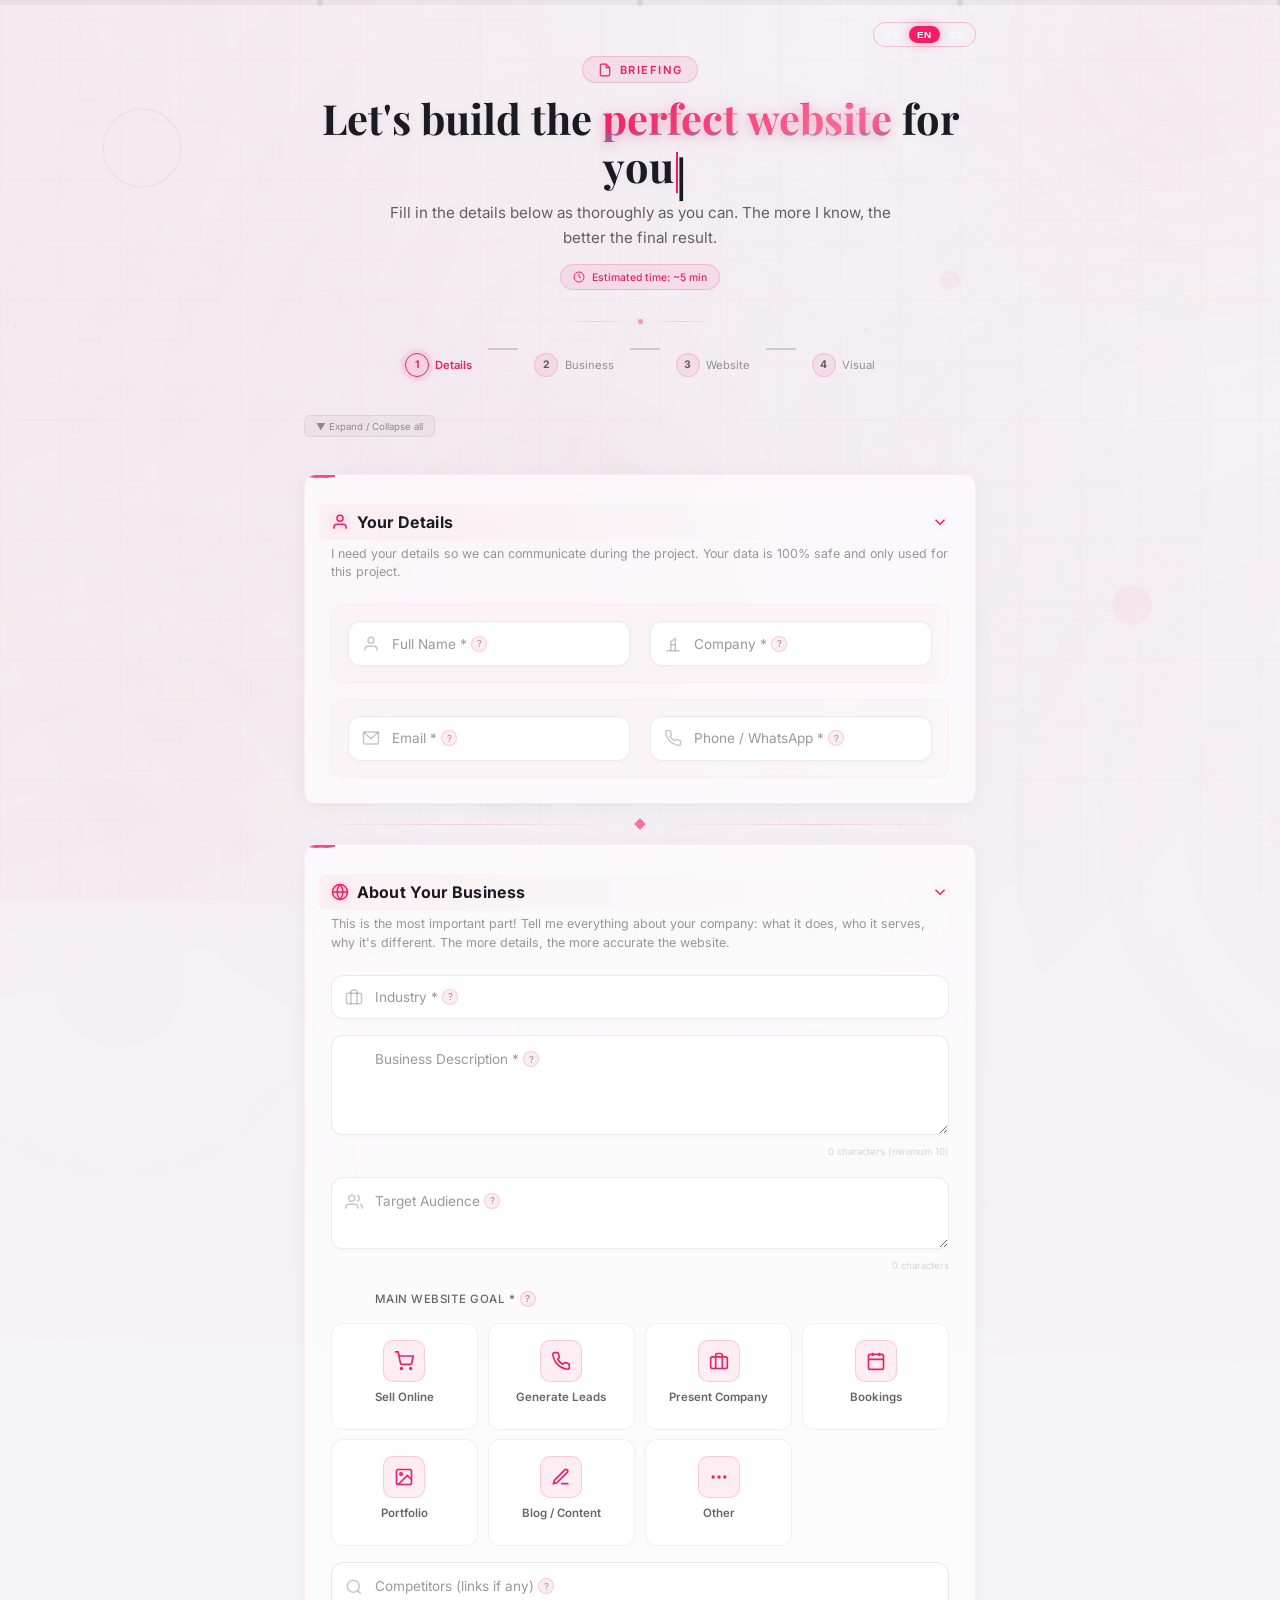
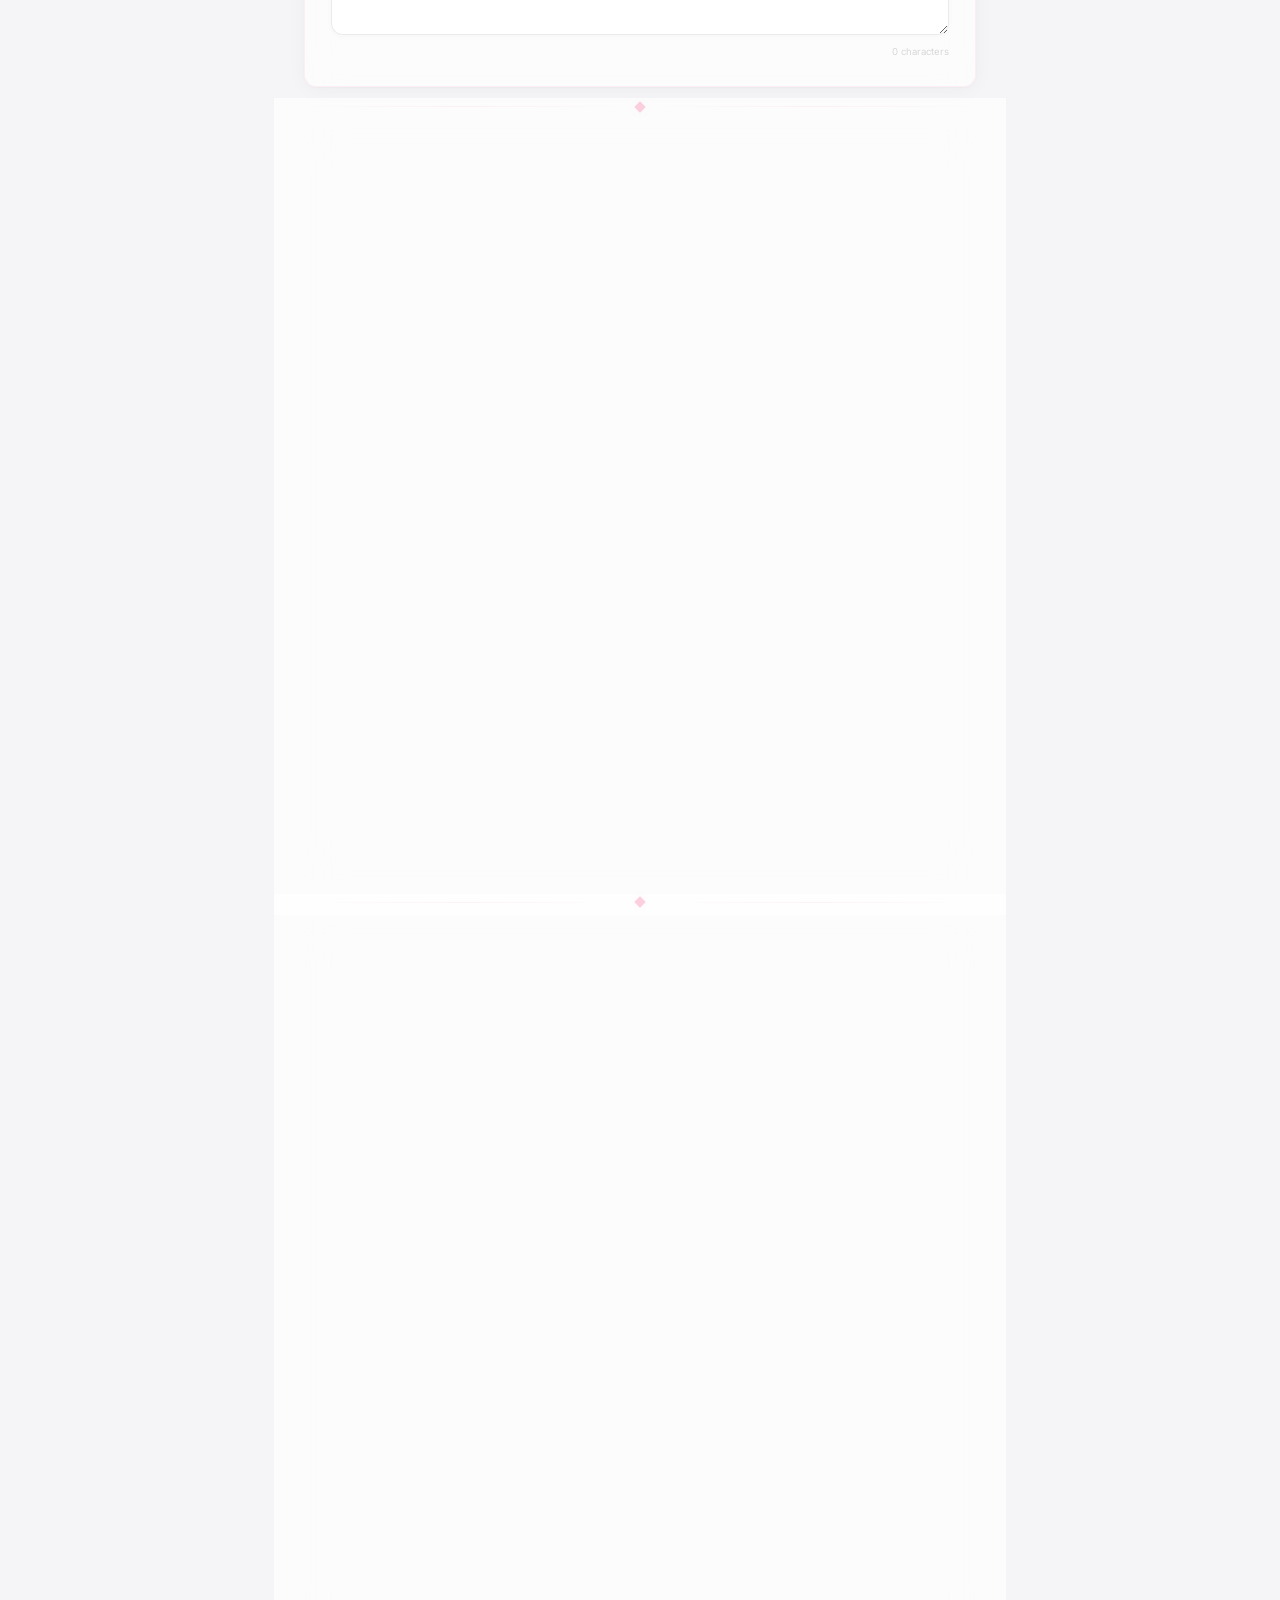
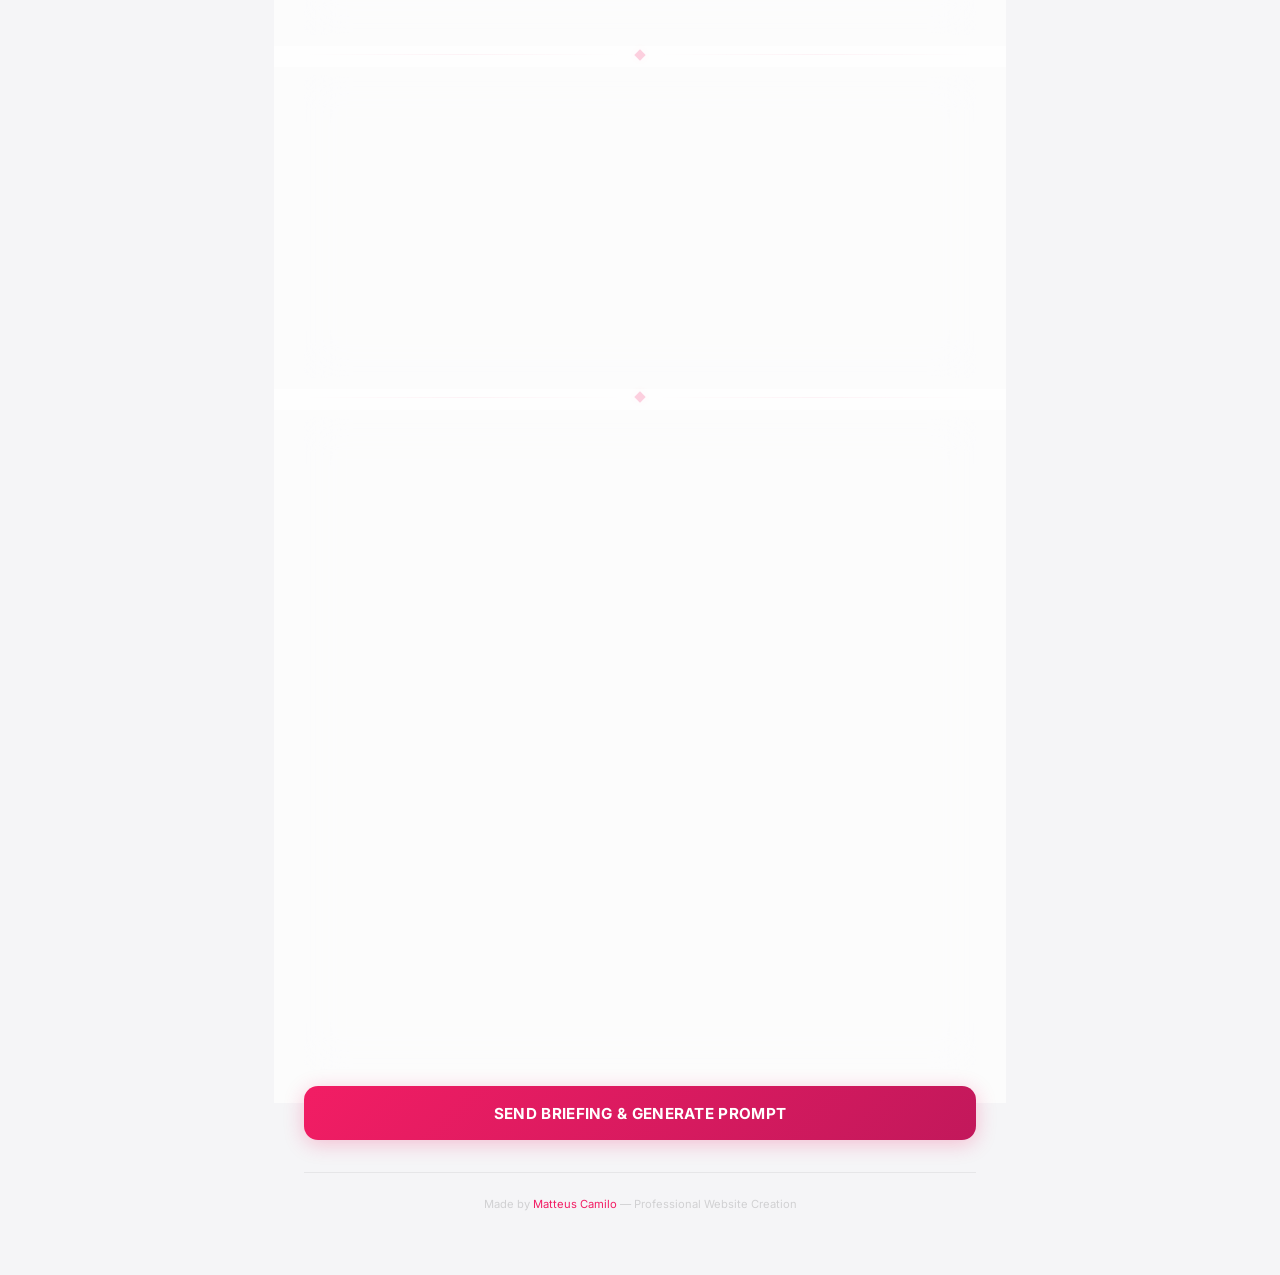
<file: briefing.html>
﻿<!DOCTYPE html>
<html lang="pt-BR">
<head>
    <meta charset="UTF-8">
    <meta name="viewport" content="width=device-width, initial-scale=1.0">
    <title>Briefing - Matteus Camilo | Criacao de Sites</title>
    <meta name="description" content="Formulario de briefing para criacao de sites profissionais. Preencha as informacoes e comece seu projeto.">
    <meta property="og:title" content="Briefing - Matteus Camilo | Criacao de Sites">
    <meta property="og:description" content="Formulario de briefing para criacao de sites profissionais. Preencha e comece seu projeto.">
    <meta property="og:type" content="website">
    <meta property="og:url" content="https://matteuscamilo.com.br/briefing.html">
    <meta property="og:image" content="https://matteuscamilo.com.br/Topo-fundo-OFC.png">
    <meta name="twitter:card" content="summary_large_image">
    <meta name="twitter:title" content="Briefing - Matteus Camilo | Criacao de Sites">
    <meta name="twitter:description" content="Formulario de briefing para criacao de sites profissionais.">
    <meta name="twitter:image" content="https://matteuscamilo.com.br/Topo-fundo-OFC.png">
    <script type="application/ld+json">
    {
        "@context":"https://schema.org",
        "@type":"WebPage",
        "name":"Briefing - Criacao de Sites Profissionais",
        "description":"Formulario de briefing para criacao de sites profissionais.",
        "publisher":{"@type":"Organization","name":"Matteus Camilo","logo":{"@type":"ImageObject","url":"https://matteuscamilo.com.br/Topo-fundo-OFC.png"}},
        "mainEntity":{"@type":"FAQPage","mainEntity":[{"@type":"Question","name":"Como funciona o briefing?","acceptedAnswer":{"@type":"Answer","text":"Preencha o formulario com as informacoes do seu negocio. Apos o envio, voce recebera um prompt personalizado para criar seu site."}},{"@type":"Question","name":"Quanto tempo demora?","acceptedAnswer":{"@type":"Answer","text":"O preenchimento leva entre 5 e 10 minutos. O prazo de entrega do site varia de 3 a 30 dias dependendo da complexidade."}}]}
    }
    </script>
    <script src="translations.js"></script>
    <script src="i18n.js"></script>
    <link rel="preconnect" href="https://fonts.googleapis.com">
    <link rel="preconnect" href="https://fonts.gstatic.com" crossorigin>
    <link href="https://fonts.googleapis.com/css2?family=Inter:wght@300;400;500;600;700&family=Playfair+Display:ital,wght@0,400;0,700;1,400&family=Share+Tech+Mono&display=swap" rel="stylesheet">
    <style>
        *,*::before,*::after{margin:0;padding:0;box-sizing:border-box}
        :root{
            --bg:#f5f5f7;--surface:rgba(0,0,0,.02);--surface-2:rgba(0,0,0,.04);
            --white:#1a1a25;--g1:rgba(0,0,0,.6);--g2:rgba(0,0,0,.4);--g3:rgba(0,0,0,.15);
            --accent:#f21d64;--accent-soft:rgba(242,29,100,.08);--accent-border:rgba(242,29,100,.18);
            --accent-glow:rgba(242,29,100,.1);--accent-hover:rgba(242,29,100,.12);
            --green:#00e5a0;--blue:#4a9eff;--red:#ff4757;
            --ease:cubic-bezier(.22,1,.36,1);
            --pink2:#ff6b9d;--dark-pink:#c2185b;
        }
        html{scroll-behavior:smooth}
        body{font-family:'Inter',sans-serif;background:var(--bg);color:var(--white);min-height:100vh;overflow-x:hidden}

        /* â”€â”€ MESH GRADIENT BG â”€â”€ */
        .briefing-mesh{position:fixed;inset:-50%;width:200%;height:200%;z-index:0;pointer-events:none;background:radial-gradient(circle at 20% 30%,rgba(242,29,100,.06) 0%,transparent 40%),radial-gradient(circle at 80% 70%,rgba(255,107,157,.045) 0%,transparent 40%),radial-gradient(circle at 50% 50%,rgba(194,24,91,.03) 0%,transparent 45%),radial-gradient(circle at 30% 80%,rgba(242,29,100,.025) 0%,transparent 35%);animation:meshFloat 30s ease-in-out infinite alternate}
        @keyframes meshFloat{0%{transform:translate(0,0) rotate(0deg)}33%{transform:translate(2%,-3%) rotate(1deg)}66%{transform:translate(-1%,2%) rotate(-1deg)}100%{transform:translate(3%,-1%) rotate(2deg)}}

        /* â”€â”€ FLOATING SHAPES â”€â”€ */
        .briefing-shapes{position:fixed;inset:0;z-index:0;pointer-events:none;overflow:hidden}
        .briefing-shape{position:absolute;border-radius:50%;opacity:.05}
        .briefing-shape-1{width:80px;height:80px;border:2px solid var(--accent);top:12%;left:8%;animation:shapeFloat 12s ease-in-out infinite}
        .briefing-shape-2{width:40px;height:40px;background:var(--accent);top:65%;right:10%;animation:shapeFloat 16s ease-in-out infinite reverse;opacity:.04}
        .briefing-shape-3{width:20px;height:20px;background:var(--pink2);top:30%;right:25%;animation:shapeFloat 10s ease-in-out infinite 2s;opacity:.06}
        .briefing-shape-4{width:60px;height:60px;border:1.5px solid var(--pink2);bottom:20%;left:15%;animation:shapeFloat 14s ease-in-out infinite 1s;opacity:.04}
        @keyframes shapeFloat{0%,100%{transform:translateY(0) rotate(0deg)}25%{transform:translateY(-15px) rotate(5deg)}50%{transform:translateY(10px) rotate(-3deg)}75%{transform:translateY(-8px) rotate(2deg)}}

        /* â”€â”€ BG LAYERS â”€â”€ */
        .briefing-bg{position:fixed;inset:0;z-index:0;pointer-events:none;overflow:hidden}
        .briefing-grid{position:absolute;inset:0;background-image:linear-gradient(rgba(242,29,100,.04) 1px,transparent 1px),linear-gradient(90deg,rgba(242,29,100,.04) 1px,transparent 1px);background-size:60px 60px;opacity:.3}
        .briefing-checker{position:absolute;inset:0;background-image:radial-gradient(circle,rgba(242,29,100,.018) 1px,transparent 1px);background-size:20px 20px;opacity:.6}
        .briefing-grid::after{content:'';position:absolute;inset:0}
        .briefing-vignette{position:absolute;inset:0;background:radial-gradient(ellipse at center,transparent 30%,var(--bg) 100%);pointer-events:none;opacity:0}
        .briefing-bg-orb{position:absolute;border-radius:50%;filter:blur(120px);opacity:.08;transition:opacity .5s}
        .briefing-bg-orb-1{width:500px;height:500px;background:radial-gradient(circle,#f21d64 0%,transparent 70%);top:-200px;right:-150px;animation:orbDrift 15s ease-in-out infinite}
        .briefing-bg-orb-2{width:400px;height:400px;background:radial-gradient(circle,#ff6b9d 0%,transparent 70%);bottom:-150px;left:-100px;animation:orbDrift 18s ease-in-out infinite reverse}
        .briefing-bg-orb-3{width:300px;height:300px;background:radial-gradient(circle,#c2185b 0%,transparent 70%);top:50%;left:30%;animation:orbDrift 20s ease-in-out infinite}
        @keyframes orbDrift{0%,100%{transform:translate(0,0)}25%{transform:translate(30px,-40px)}50%{transform:translate(-20px,30px)}75%{transform:translate(40px,20px)}}
        .briefing-circuit{position:absolute;inset:0;opacity:.03;pointer-events:none;background-image:url("data:image/svg+xml,%3Csvg xmlns='http://www.w3.org/2000/svg' width='400' height='400'%3E%3Cpath d='M20 20h60v0h40v20h20v40h-20v20h-40v-20h-20v-40h20v-20zm100 100h80v0h20v30h-20v20h-30v-20h-20v-30h20v-20zm160 40h40v0h60v30h-60v20h-40v-20h-20v-30h20v-20zm-120 80h60v0h40v40h-40v20h-60v-20h-20v-40h20v-20zm180 20h30v0h50v30h-50v20h-30v-20h-20v-30h20v-20zm-240 60h50v0h40v20h-40v30h-50v-30h-20v-20h20v-20zm120-100h40v0h60v20h-60v30h-40v-30h-20v-20h20v-20z' fill='none' stroke='%23f21d64' stroke-width='.5'/%3E%3Ccircle cx='80' cy='20' r='3' fill='%23f21d64' opacity='.3'/%3E%3Ccircle cx='200' cy='120' r='3' fill='%23f21d64' opacity='.3'/%3E%3Ccircle cx='360' cy='160' r='3' fill='%23f21d64' opacity='.3'/%3E%3Ccircle cx='240' cy='340' r='3' fill='%23f21d64' opacity='.3'/%3E%3Ccircle cx='100' cy='240' r='3' fill='%23f21d64' opacity='.3'/%3E%3Ccircle cx='300' cy='300' r='3' fill='%23f21d64' opacity='.3'/%3E%3C/svg%3E");background-size:400px 400px}
        .briefing-grain{position:fixed;inset:0;z-index:1;pointer-events:none;opacity:.04;background-image:url("data:image/svg+xml,%3Csvg viewBox='0 0 256 256' xmlns='http://www.w3.org/2000/svg'%3E%3Cfilter id='n'%3E%3CfeTurbulence type='fractalNoise' baseFrequency='.85' numOctaves='4' stitchTiles='stitch'/%3E%3C/filter%3E%3Crect width='100%25' height='100%25' filter='url(%23n)'/%3E%3C/svg%3E");mix-blend-mode:overlay}
        .briefing-particles{position:fixed;inset:0;z-index:0;pointer-events:none}
        .briefing-particle{position:absolute;border-radius:50%;pointer-events:none;opacity:0}

        /* â”€â”€ PROGRESS BAR â”€â”€ */
        .briefing-progress-wrap{position:fixed;top:0;left:0;right:0;height:5px;z-index:100;background:rgba(0,0,0,.04);overflow:visible}
        .briefing-progress{height:100%;background:linear-gradient(90deg,var(--accent),#ff6b9d,#c2185b,var(--accent));background-size:200% 100%;animation:progressShimmer 2s linear infinite;transition:width .5s var(--ease);border-radius:0 3px 3px 0;position:relative;box-shadow:0 0 12px rgba(242,29,100,.4)}
        @keyframes progressShimmer{0%{background-position:0% 0%}100%{background-position:200% 0%}}
        .briefing-progress::after{content:'';position:absolute;right:-2px;top:50%;transform:translateY(-50%);width:10px;height:10px;border-radius:50%;background:var(--accent);box-shadow:0 0 16px rgba(242,29,100,.7),0 0 4px rgba(242,29,100,.9);opacity:0;transition:opacity .3s}
        .briefing-progress[style*="width:0"]::after{opacity:0!important}
        .briefing-progress::before{content:'';position:absolute;right:0;top:50%;transform:translateY(-50%);width:20px;height:20px;border-radius:50%;background:radial-gradient(circle,rgba(242,29,100,.15),transparent 70%);pointer-events:none}
        .briefing-progress-markers{position:absolute;top:50%;left:0;right:0;transform:translateY(-50%)}
        .briefing-progress-marker{position:absolute;width:7px;height:7px;border-radius:50%;background:rgba(0,0,0,.08);transform:translate(-50%,-50%);transition:all .4s var(--ease);top:50%;border:1.5px solid transparent}
        .briefing-progress-marker.active{background:var(--accent);border-color:rgba(255,255,255,.8);box-shadow:0 0 10px rgba(242,29,100,.4);transform:translate(-50%,-50%) scale(1.5)}
        .briefing-progress-marker.passed{background:var(--accent);border-color:rgba(242,29,100,.4);opacity:.6}

        .briefing-container{max-width:720px;margin:0 auto;padding:2rem 1.5rem 4rem;position:relative;z-index:2}

        .briefing-lang{position:absolute;top:1.4rem;right:1.5rem;z-index:5;display:inline-flex;align-items:center;gap:2px;background:rgba(255,255,255,.06);border:1px solid rgba(242,29,100,.25);border-radius:999px;padding:3px;backdrop-filter:blur(8px)}
        .briefing-lang .lang-btn{background:transparent;border:0;color:rgba(255,255,255,.6);font-size:.62rem;font-weight:700;letter-spacing:.5px;padding:3px 8px;border-radius:999px;cursor:pointer;transition:all .3s var(--ease)}
        .briefing-lang .lang-btn:hover{color:#fff}
        .briefing-lang .lang-btn.active{background:var(--accent);color:#fff;box-shadow:0 0 12px rgba(242,29,100,.4)}

        /* â”€â”€ HUD CORNERS â”€â”€ */
        .briefing-hud-corners{position:relative}
        .briefing-hud-corners::before,.briefing-hud-corners::after,
        .briefing-hud-inner::before,.briefing-hud-inner::after{content:'';position:absolute;width:30px;height:30px;pointer-events:none;animation:hudPulse 3s ease-in-out infinite}
        .briefing-hud-corners::before{top:-8px;left:-8px;border-top:2px solid var(--accent);border-left:2px solid var(--accent)}
        .briefing-hud-corners::after{top:-8px;right:-8px;border-top:2px solid var(--accent);border-right:2px solid var(--accent)}
        .briefing-hud-inner::before{bottom:-8px;left:-8px;border-bottom:2px solid var(--accent);border-left:2px solid var(--accent)}
        .briefing-hud-inner::after{bottom:-8px;right:-8px;border-bottom:2px solid var(--accent);border-right:2px solid var(--accent)}
        @keyframes hudPulse{0%,100%{opacity:.3}50%{opacity:.8}}

        /* â”€â”€ HEADER â”€â”€ */
        .briefing-header{text-align:center;margin-bottom:1.8rem;padding-top:1.5rem;opacity:0;transform:translateY(20px);animation:fadeUp .6s var(--ease) .2s forwards}
        .briefing-badge{position:relative;display:inline-flex;align-items:center;gap:.5rem;background:var(--accent-soft);border:1px solid var(--accent-border);color:var(--accent);font-size:.7rem;font-weight:600;padding:.35rem .9rem;border-radius:20px;text-transform:uppercase;letter-spacing:1.5px;margin-bottom:.7rem;animation:neonFlicker 4s ease-in-out infinite}
        .briefing-badge::before{content:'';position:absolute;inset:-4px;border-radius:24px;border:1.5px solid var(--accent);opacity:0;animation:badgePulseRing 2.5s ease-in-out infinite}
        @keyframes badgePulseRing{0%,100%{opacity:0;transform:scale(1)}50%{opacity:.3;transform:scale(1.05)}}
        .briefing-badge svg{width:14px;height:14px;transition:transform .3s}
        .briefing-badge:hover svg{transform:rotate(-10deg) scale(1.1)}
        .briefing-title{font-family:'Playfair Display',serif;font-size:2.6rem;font-weight:700;line-height:1.15;margin-bottom:.4rem;position:relative;min-height:1.15em;color:var(--white);text-shadow:0 2px 10px rgba(0,0,0,.06)}
        .briefing-title .accent{background:linear-gradient(135deg,var(--accent) 0%,#ff6b9d 40%,#c2185b 70%,var(--accent) 100%);background-size:200% 200%;-webkit-background-clip:text;-webkit-text-fill-color:transparent;background-clip:text;position:relative;display:inline-block;animation:gradientShift 4s ease-in-out infinite;filter:drop-shadow(0 2px 8px rgba(242,29,100,.3))}
        @keyframes gradientShift{0%,100%{background-position:0% 50%}50%{background-position:100% 50%}}
        .briefing-title .accent::before,.briefing-title .accent::after{content:attr(data-text);position:absolute;top:0;left:0;width:100%;height:100%;-webkit-background-clip:text;background-clip:text}
        .briefing-title .accent::before{-webkit-text-fill-color:rgba(255,0,80,.4);text-fill-color:rgba(255,0,80,.4);animation:glitch1 5s infinite;clip-path:inset(0 0 80% 0)}
        .briefing-title .accent::after{-webkit-text-fill-color:rgba(0,200,255,.3);text-fill-color:rgba(0,200,255,.3);animation:glitch2 5s infinite;clip-path:inset(80% 0 0 0)}
        @keyframes glitch1{0%,90%,100%{transform:translate(0)}92%{transform:translate(4px,-2px)}95%{transform:translate(-3px,1px)}97%{transform:translate(2px,3px)}}
        @keyframes glitch2{0%,88%,100%{transform:translate(0)}90%{transform:translate(-4px,2px)}93%{transform:translate(3px,-3px)}96%{transform:translate(-2px,1px)}}
        .briefing-sub{font-size:.95rem;color:var(--g1);line-height:1.7;max-width:520px;margin:0 auto;opacity:0;animation:fadeIn .8s var(--ease) 2.5s forwards;font-weight:400}
        .typewriter-cursor{display:inline-block;width:2px;height:1em;background:var(--accent);margin-left:2px;vertical-align:text-bottom;animation:cursorBlink .8s step-end infinite}
        @keyframes cursorBlink{0%,100%{opacity:1}50%{opacity:0}}
        @keyframes neonFlicker{0%,19%,21%,23%,25%,54%,56%,100%{text-shadow:0 0 7px rgba(242,29,100,.2);opacity:1}20%,24%,55%{text-shadow:none;opacity:.85}}

        /* â”€â”€ STEPS â”€â”€ */
        .briefing-steps{display:flex;justify-content:center;gap:.5rem;margin-bottom:2rem;opacity:0;animation:fadeUp .6s var(--ease) .4s forwards}
        .briefing-step{position:relative;display:flex;align-items:center;gap:.4rem;font-size:.7rem;color:var(--g2);transition:all .4s var(--ease);cursor:pointer;padding:.3rem .5rem;border-radius:8px}
        .briefing-step:hover{background:rgba(242,29,100,.04)}
        .briefing-step::after{content:attr(data-tip);position:absolute;bottom:calc(100% + 8px);left:50%;transform:translateX(-50%) scale(.9);background:#fff;border:1px solid rgba(0,0,0,.08);border-radius:6px;padding:.3rem .6rem;font-size:.6rem;color:var(--g1);white-space:nowrap;pointer-events:none;opacity:0;transition:all .25s var(--ease);box-shadow:0 4px 12px rgba(0,0,0,.08);z-index:10}
        .briefing-step:hover::after{opacity:1;transform:translateX(-50%) scale(1)}
        .briefing-step.active .briefing-step-num{animation:numPop .4s var(--ease)}
        @keyframes numPop{0%{transform:scale(1)}50%{transform:scale(1.35)}100%{transform:scale(1)}}
        .briefing-step-num{width:24px;height:24px;border-radius:50%;background:var(--accent-soft);border:1.5px solid var(--accent-border);display:flex;align-items:center;justify-content:center;font-size:.65rem;font-weight:700;color:var(--g1);transition:all .4s var(--ease)}
        .briefing-step.active .briefing-step-num{background:rgba(242,29,100,.12);border-color:var(--accent);color:var(--accent);box-shadow:0 0 14px rgba(242,29,100,.15),0 0 0 4px rgba(242,29,100,.06)}
        .briefing-step.completed .briefing-step-num{background:var(--accent);border-color:var(--accent);color:#fff;box-shadow:0 0 8px rgba(242,29,100,.2)}
        .briefing-step.active{color:var(--accent);font-weight:600}
        .briefing-step-line{width:30px;height:1.5px;background:var(--g3);transition:all .4s var(--ease)}
        .briefing-step-line.filled{background:linear-gradient(90deg,var(--accent),#ff6b9d);box-shadow:0 0 6px rgba(242,29,100,.2)}

        .briefing-form{display:flex;flex-direction:column;gap:0}

        /* â”€â”€ SECTION DIVIDERS â”€â”€ */
        .briefing-divider{display:flex;align-items:center;justify-content:center;gap:.8rem;padding:1rem 0;opacity:0;transform:translateY(20px);transition:all .6s var(--ease)}
        .briefing-divider.visible{opacity:1;transform:translateY(0)}
        .briefing-divider-line{flex:1;height:1px;background:linear-gradient(90deg,transparent,rgba(242,29,100,.15),transparent);transform:scaleX(0);transition:transform 1s var(--ease)}
        .briefing-divider.visible .briefing-divider-line{transform:scaleX(1)}
        .briefing-divider-diamond{width:8px;height:8px;background:var(--accent);transform:rotate(45deg);opacity:.3;transition:all .6s var(--ease) .3s;box-shadow:0 0 8px rgba(242,29,100,.2)}
        .briefing-divider.visible .briefing-divider-diamond{opacity:.6}

        /* â”€â”€ SECTIONS â”€â”€ */
        .briefing-section{background:rgba(255,255,255,.65);border:1px solid rgba(242,29,100,.06);border-radius:12px;padding:1.8rem 1.6rem 1.6rem;position:relative;overflow:hidden;box-shadow:0 2px 20px rgba(0,0,0,.04),0 1px 3px rgba(0,0,0,.03);backdrop-filter:blur(20px);-webkit-backdrop-filter:blur(20px);opacity:0;transform:translateY(30px);transition:all .5s var(--ease);transition-delay:calc(var(--i,0) * .1s)}
        .briefing-section.visible{opacity:1;transform:translateY(0);transition-delay:0s}
        .briefing-section:hover{background:rgba(255,255,255,.78);backdrop-filter:blur(30px);-webkit-backdrop-filter:blur(30px);border-color:rgba(242,29,100,.14);box-shadow:0 8px 30px rgba(242,29,100,.06),0 2px 8px rgba(0,0,0,.04);transform:translateY(-2px)}
        .briefing-section::before{content:'';position:absolute;top:0;left:0;right:0;height:3px;background:linear-gradient(90deg,transparent 5%,var(--accent) 30%,#ff6b9d 50%,var(--accent) 70%,transparent 95%);opacity:.8}
        .briefing-section-title{font-size:1rem;font-weight:700;color:var(--white);margin-bottom:.3rem;display:flex;align-items:center;gap:.5rem;position:relative;letter-spacing:.3px;background:linear-gradient(90deg,rgba(242,29,100,.04),transparent 80%);padding:.5rem .8rem;border-radius:8px;margin-left:-.8rem;margin-right:-.8rem}
        .briefing-section-title svg{width:18px;height:18px;color:var(--accent);filter:drop-shadow(0 0 4px rgba(242,29,100,.3));transition:all .3s;flex-shrink:0}
        .briefing-section:hover .briefing-section-title svg{filter:drop-shadow(0 0 6px rgba(242,29,100,.45));transform:scale(1.05)}
        .briefing-section-desc{font-size:.78rem;color:var(--g2);margin-bottom:1.4rem;line-height:1.5}
        .briefing-section.visible .briefing-section-title{animation:titlePulse 4s ease-in-out infinite}
        @keyframes titlePulse{0%,100%{text-shadow:none}50%{text-shadow:0 0 14px rgba(242,29,100,.12),0 0 28px rgba(242,29,100,.05)}}

        .briefing-row{display:grid;grid-template-columns:1fr 1fr;gap:1.2rem;background:rgba(242,29,100,.015);border-radius:12px;padding:1rem;border:1px solid rgba(242,29,100,.04);transition:all .4s var(--ease)}
        .briefing-row:hover{background:rgba(242,29,100,.025);border-color:rgba(242,29,100,.08);box-shadow:0 2px 12px rgba(242,29,100,.03)}
        @media(max-width:600px){.briefing-row{grid-template-columns:1fr}}

        /* â”€â”€ FIELDS â”€â”€ */
        .briefing-field{display:flex;flex-direction:column;gap:.5rem;position:relative}
        .briefing-field-wrap{position:relative;display:flex;flex-direction:column}
        .briefing-label{font-size:.85rem;font-weight:400;color:var(--g2);position:absolute;left:44px;top:50%;transform:translateY(-50%);pointer-events:none;transition:all .3s cubic-bezier(.22,1,.36,1);z-index:1;display:flex;align-items:center;gap:.3rem;white-space:nowrap}
        .briefing-field-wrap-textarea .briefing-label{top:16px;transform:none}
        .briefing-input:focus~.briefing-label,.briefing-input:not(:placeholder-shown)~.briefing-label,
        .briefing-textarea:focus~.briefing-label,.briefing-textarea:not(:placeholder-shown)~.briefing-label,
        .briefing-field.has-value .briefing-label,
        .briefing-select:focus~.briefing-label{top:6px;transform:none;font-size:.62rem;font-weight:700;color:var(--accent);text-transform:uppercase;letter-spacing:.8px}
        .briefing-field.has-value .briefing-label{top:6px;transform:none;font-size:.62rem;font-weight:700;color:var(--accent);text-transform:uppercase;letter-spacing:.8px}

        /* â”€â”€ FIELD ICONS â”€â”€ */
        .briefing-field-icon{position:absolute;left:14px;top:50%;transform:translateY(-50%);width:18px;height:18px;color:rgba(0,0,0,.22);transition:all .3s var(--ease);z-index:1;pointer-events:none}
        .briefing-field-wrap-textarea .briefing-field-icon{top:16px;transform:none}
        .briefing-input:focus~.briefing-field-icon,.briefing-textarea:focus~.briefing-field-icon{color:var(--accent);filter:drop-shadow(0 0 3px rgba(242,29,100,.2))}
        .briefing-field.has-value .briefing-field-icon{color:var(--accent);filter:drop-shadow(0 0 3px rgba(242,29,100,.15))}

        /* â”€â”€ VALIDATION ICONS â”€â”€ */
        .briefing-field-status{position:absolute;right:14px;top:50%;transform:translateY(-50%);display:flex;align-items:center;gap:2px;opacity:0;pointer-events:none;transition:all .3s var(--ease);z-index:2}
        .briefing-field-wrap-textarea .briefing-field-status{top:16px;transform:none}
        .briefing-field.valid .briefing-field-status,.briefing-field.invalid .briefing-field-status{opacity:1}
        .briefing-field.valid .briefing-field-status{transform:translateY(-50%) scale(1.1)}
        .briefing-field.valid .field-x,.briefing-field.invalid .field-check{display:none}
        .field-check,.field-x{width:20px;height:20px}
        .field-check-path{stroke-dasharray:24;stroke-dashoffset:24;transition:stroke-dashoffset .5s var(--ease)}
        .briefing-field.valid .field-check-path{stroke-dashoffset:0}
        .field-x-line{stroke-dasharray:20;stroke-dashoffset:20;transition:stroke-dashoffset .3s var(--ease)}
        .briefing-field.invalid .field-x-line{stroke-dashoffset:0}
        .briefing-field.invalid .briefing-field-status .field-x{animation:shakeX .4s var(--ease)}
        @keyframes shakeX{0%,100%{transform:translateX(0)}20%,60%{transform:translateX(-3px)}40%,80%{transform:translateX(3px)}}

        /* â”€â”€ TOOLTIPS â”€â”€ */
        .briefing-tooltip{position:relative;display:inline-flex;align-items:center;justify-content:center;width:16px;height:16px;border-radius:50%;background:var(--accent-soft);border:1px solid var(--accent-border);cursor:help;font-size:.6rem;color:var(--g2);transition:all .3s var(--ease);flex-shrink:0}
        .briefing-tooltip:hover{background:var(--accent-hover);border-color:rgba(242,29,100,.35);color:var(--accent);box-shadow:0 0 10px var(--accent-glow);transform:scale(1.1)}
        .briefing-tooltip-tip{position:absolute;bottom:calc(100% + 12px);left:50%;transform:translateX(-50%) scale(.92);background:#fff;border:1px solid rgba(242,29,100,.1);border-radius:10px;padding:.6rem .8rem;font-size:.68rem;color:var(--g1);pointer-events:none;opacity:0;transition:all .3s var(--ease);z-index:10;max-width:230px;white-space:normal;line-height:1.5;text-transform:none;letter-spacing:0;font-weight:400;box-shadow:0 8px 24px rgba(0,0,0,.1),0 2px 8px rgba(242,29,100,.06)}
        .briefing-tooltip-tip::after{content:'';position:absolute;top:100%;left:50%;transform:translateX(-50%);border:5px solid transparent;border-top-color:#fff}
        .briefing-tooltip:hover .briefing-tooltip-tip{opacity:1;transform:translateX(-50%) scale(1);pointer-events:auto}

        /* â”€â”€ INPUTS â”€â”€ */
        .briefing-input,.briefing-textarea,.briefing-select{background:#fff;border:1.5px solid rgba(0,0,0,.08);border-radius:12px;padding:.8rem 1.1rem;color:var(--white);font-family:'Inter',sans-serif;font-size:.88rem;transition:all .35s var(--ease);outline:none;width:100%;box-shadow:0 2px 6px rgba(0,0,0,.025),inset 0 1px 2px rgba(0,0,0,.02)}
        .briefing-input,.briefing-textarea{padding-left:44px}
        .briefing-input:focus,.briefing-textarea:focus,.briefing-select:focus{border-color:var(--accent);box-shadow:0 0 0 3.5px rgba(242,29,100,.1),0 4px 12px rgba(242,29,100,.08),inset 0 1px 3px rgba(242,29,100,.04);background:#fff;transform:scale(1.01)}
        .briefing-input:hover,.briefing-textarea:hover,.briefing-select:hover{border-color:rgba(242,29,100,.25);box-shadow:0 3px 12px rgba(242,29,100,.06),inset 0 1px 2px rgba(0,0,0,.02)}
        .briefing-input::placeholder,.briefing-textarea::placeholder{color:transparent}
        .briefing-input:focus::placeholder,.briefing-textarea:focus::placeholder{color:var(--g3)}
        .briefing-textarea{min-height:100px;resize:vertical;line-height:1.6}
        .briefing-select{cursor:pointer;appearance:none;background-image:url("data:image/svg+xml,%3Csvg width='12' height='8' viewBox='0 0 12 8' fill='none' xmlns='http://www.w3.org/2000/svg'%3E%3Cpath d='M1 1.5L6 6.5L11 1.5' stroke='rgba(0,0,0,.25)' stroke-width='1.5' stroke-linecap='round' stroke-linejoin='round'/%3E%3C/svg%3E");background-repeat:no-repeat;background-position:right 1rem center;padding-left:1rem}
        .briefing-select option{background:#fff;color:var(--white)}
        .briefing-select option:disabled{color:var(--g3)}
        .briefing-field.valid .briefing-input,.briefing-field.valid .briefing-textarea,.briefing-field.valid .briefing-select{border-color:rgba(242,29,100,.4);box-shadow:0 0 0 3px rgba(242,29,100,.06),0 2px 8px rgba(242,29,100,.05)}
        .briefing-field.invalid .briefing-input,.briefing-field.invalid .briefing-textarea{border-color:rgba(255,71,87,.4);box-shadow:0 0 0 3px rgba(255,71,87,.06)}
        .briefing-field-error{font-size:.68rem;color:var(--red);display:none;margin-top:.1rem;font-weight:500;animation:slideUpError .3s var(--ease)}
        .briefing-field.invalid .briefing-field-error{display:block}
        @keyframes slideUpError{from{opacity:0;transform:translateY(-4px)}to{opacity:1;transform:translateY(0)}}

        /* â”€â”€ CHECKBOXES â”€â”€ */
        .briefing-checkboxes{display:flex;flex-wrap:wrap;gap:.5rem}
        .briefing-check{display:flex;align-items:center;gap:.5rem;background:#fff;border:1.5px solid rgba(0,0,0,.07);border-radius:10px;padding:.55rem .9rem;cursor:pointer;transition:all .3s var(--ease);font-size:.78rem;color:var(--g1);box-shadow:0 1px 3px rgba(0,0,0,.02);position:relative;overflow:hidden;user-select:none;-webkit-user-select:none}
        .briefing-check::after{content:'';position:absolute;width:0;height:0;border-radius:50%;background:rgba(242,29,100,.12);left:var(--rx,50%);top:var(--ry,50%);transform:translate(-50%,-50%);pointer-events:none}
        .briefing-check.ripple::after{animation:ripple .5s var(--ease) forwards}
        @keyframes ripple{0%{width:0;height:0;opacity:1}100%{width:250px;height:250px;opacity:0}}
        .briefing-check:hover{border-color:rgba(242,29,100,.25);box-shadow:0 3px 12px rgba(242,29,100,.06);transform:translateY(-1px)}
        .briefing-check:focus-visible{outline:2px solid var(--accent);outline-offset:2px}
        .briefing-check input{display:none}
        .briefing-check.checked{border-color:var(--accent);background:rgba(242,29,100,.06);color:var(--accent);box-shadow:0 2px 12px rgba(242,29,100,.1);transform:translateY(-1px)}
        .briefing-check-dot{width:16px;height:16px;border-radius:5px;border:1.5px solid rgba(0,0,0,.12);display:flex;align-items:center;justify-content:center;transition:all .3s var(--ease);flex-shrink:0;position:relative}
        .briefing-check.checked .briefing-check-dot{background:var(--accent);border-color:var(--accent);box-shadow:0 0 10px rgba(242,29,100,.3);animation:checkBounce .35s var(--ease)}
        @keyframes checkBounce{0%{transform:scale(1)}30%{transform:scale(1.25)}60%{transform:scale(.9)}100%{transform:scale(1)}}
        .briefing-check.checked .briefing-check-dot::after{content:'';width:6px;height:3px;border-left:1.5px solid #fff;border-bottom:1.5px solid #fff;transform:rotate(-45deg) translateY(-1px)}

        /* â”€â”€ CHECKBOX COUNTERS â”€â”€ */
        .briefing-check-group-header{display:flex;align-items:center;justify-content:space-between;margin-bottom:.6rem}
        .briefing-check-counter{font-size:.62rem;background:var(--accent-soft);border:1px solid var(--accent-border);border-radius:10px;padding:.2rem .5rem;font-weight:600;color:var(--accent);transition:all .3s var(--ease)}
        .briefing-check-counter.has-items{background:rgba(242,29,100,.12);border-color:rgba(242,29,100,.3)}

        /* â”€â”€ OBJECTIVE CARDS â”€â”€ */
        .briefing-obj-cards{display:grid;grid-template-columns:repeat(auto-fill,minmax(140px,1fr));gap:.6rem;margin-top:.5rem}
        .briefing-obj-card{position:relative;display:flex;flex-direction:column;align-items:center;gap:.5rem;padding:1rem .6rem;border-radius:12px;border:1.5px solid rgba(0,0,0,.06);background:#fff;cursor:pointer;transition:all .35s var(--ease);text-align:center;overflow:hidden;user-select:none}
        .briefing-obj-card::after{content:'';position:absolute;inset:0;border-radius:11px;opacity:0;transition:opacity .3s;background:radial-gradient(circle at 50% 30%,rgba(242,29,100,.06),transparent 70%)}
        .briefing-obj-card:hover{border-color:rgba(242,29,100,.2);box-shadow:0 4px 16px rgba(242,29,100,.06);transform:translateY(-2px)}
        .briefing-obj-card:hover::after{opacity:1}
        .briefing-obj-card.selected{border-color:var(--accent);background:rgba(242,29,100,.04);box-shadow:0 4px 20px rgba(242,29,100,.1);transform:translateY(-2px)}
        .briefing-obj-card.selected::after{opacity:1}
        .briefing-obj-card.selected::before{content:'';position:absolute;top:0;left:0;right:0;height:3px;background:linear-gradient(90deg,var(--accent),#ff6b9d);animation:objBarIn .3s var(--ease)}
        @keyframes objBarIn{from{transform:scaleX(0)}to{transform:scaleX(1)}}
        .briefing-obj-card.selected .briefing-obj-icon{background:var(--accent);color:#fff;box-shadow:0 0 14px rgba(242,29,100,.3)}
        .briefing-obj-card.selected .briefing-obj-title{color:var(--accent)}
        .briefing-obj-icon{width:42px;height:42px;border-radius:10px;background:var(--accent-soft);border:1px solid var(--accent-border);display:flex;align-items:center;justify-content:center;color:var(--accent);transition:all .35s var(--ease);flex-shrink:0}
        .briefing-obj-icon svg{width:20px;height:20px}
        .briefing-obj-title{font-size:.72rem;font-weight:600;color:var(--g1);line-height:1.3;transition:color .3s;position:relative;z-index:1}
        .briefing-obj-desc{font-size:.58rem;color:var(--g2);line-height:1.4;position:relative;z-index:1;max-height:0;opacity:0;overflow:hidden;transition:all .35s var(--ease)}
        .briefing-obj-card.selected .briefing-obj-desc{max-height:60px;opacity:1;margin-top:.1rem}
        .briefing-obj-check{position:absolute;top:8px;right:8px;width:18px;height:18px;border-radius:50%;background:var(--accent);color:#fff;display:flex;align-items:center;justify-content:center;opacity:0;transform:scale(.5);transition:all .3s var(--ease);z-index:2}
        .briefing-obj-card.selected .briefing-obj-check{opacity:1;transform:scale(1)}
        .briefing-obj-check svg{width:10px;height:10px}
        @keyframes objCardPop{0%{transform:scale(1)}40%{transform:scale(1.05)}100%{transform:scale(1)}}
        .briefing-obj-card.pop{animation:objCardPop .3s var(--ease)}
        @media(max-width:600px){.briefing-obj-cards{grid-template-columns:repeat(2,1fr);gap:.5rem}.briefing-obj-card{padding:.8rem .5rem}.briefing-obj-desc{display:none!important}}

                /* STYLE CARDS */
        .briefing-style-cards{display:grid;grid-template-columns:repeat(auto-fill,minmax(130px,1fr));gap:.6rem;margin-top:.5rem}
        .briefing-style-card{position:relative;display:flex;flex-direction:column;align-items:center;gap:.4rem;padding:.9rem .5rem;border-radius:12px;border:1.5px solid rgba(0,0,0,.06);background:#fff;cursor:pointer;transition:all .35s var(--ease);text-align:center;overflow:hidden;user-select:none}
        .briefing-style-card::after{content:"";position:absolute;inset:0;border-radius:11px;opacity:0;transition:opacity .3s;background:radial-gradient(circle at 50% 30%,rgba(242,29,100,.06),transparent 70%)}
        .briefing-style-card:hover{border-color:rgba(242,29,100,.2);box-shadow:0 4px 16px rgba(242,29,100,.06);transform:translateY(-2px)}
        .briefing-style-card:hover::after{opacity:1}
        .briefing-style-card.selected{border-color:var(--accent);background:rgba(242,29,100,.04);box-shadow:0 4px 20px rgba(242,29,100,.1);transform:translateY(-2px)}
        .briefing-style-card.selected::after{opacity:1}
        .briefing-style-card.selected::before{content:"";position:absolute;top:0;left:0;right:0;height:3px;background:linear-gradient(90deg,var(--accent),#ff6b9d)}
        .briefing-style-card.selected .briefing-style-preview span{opacity:1}
        .briefing-style-card.selected .briefing-style-title{color:var(--accent)}
        .briefing-style-preview{display:flex;gap:3px;align-items:flex-end;height:28px;margin-bottom:.2rem;position:relative;z-index:1}
        .briefing-style-preview span{border-radius:3px;transition:all .35s var(--ease);opacity:.35}
        .briefing-style-card:hover .briefing-style-preview span{opacity:.6}
        .briefing-style-title{font-size:.7rem;font-weight:600;color:var(--g1);line-height:1.3;transition:color .3s;position:relative;z-index:1}
        .briefing-style-desc{font-size:.55rem;color:var(--g2);line-height:1.3;position:relative;z-index:1;max-height:0;opacity:0;overflow:hidden;transition:all .35s var(--ease)}
        .briefing-style-card.selected .briefing-style-desc{max-height:50px;opacity:1;margin-top:.1rem}
        .briefing-style-check{position:absolute;top:6px;right:6px;width:16px;height:16px;border-radius:50%;background:var(--accent);color:#fff;display:flex;align-items:center;justify-content:center;opacity:0;transform:scale(.5);transition:all .3s var(--ease);z-index:2}
        .briefing-style-card.selected .briefing-style-check{opacity:1;transform:scale(1)}
        .briefing-style-check svg{width:9px;height:9px}

        /* BUDGET CARDS */
        .briefing-budget-cards{display:grid;grid-template-columns:repeat(auto-fill,minmax(130px,1fr));gap:.5rem;margin-top:.5rem}
        .briefing-budget-card{position:relative;display:flex;flex-direction:column;align-items:center;gap:.35rem;padding:.8rem .5rem;border-radius:12px;border:1.5px solid rgba(0,0,0,.06);background:#fff;cursor:pointer;transition:all .35s var(--ease);text-align:center;overflow:hidden;user-select:none}
        .briefing-budget-card::after{content:"";position:absolute;inset:0;border-radius:11px;opacity:0;transition:opacity .3s;background:radial-gradient(circle at 50% 30%,rgba(242,29,100,.06),transparent 70%)}
        .briefing-budget-card:hover{border-color:rgba(242,29,100,.2);box-shadow:0 4px 16px rgba(242,29,100,.06);transform:translateY(-2px)}
        .briefing-budget-card:hover::after{opacity:1}
        .briefing-budget-card.selected{border-color:var(--accent);background:rgba(242,29,100,.04);box-shadow:0 4px 20px rgba(242,29,100,.1);transform:translateY(-2px)}
        .briefing-budget-card.selected::after{opacity:1}
        .briefing-budget-card.selected::before{content:"";position:absolute;top:0;left:0;right:0;height:3px;background:linear-gradient(90deg,var(--accent),#ff6b9d)}
        .briefing-budget-card.selected .briefing-budget-price{color:var(--accent)}
        .briefing-budget-card.selected .briefing-budget-icon{background:var(--accent);color:#fff;box-shadow:0 0 14px rgba(242,29,100,.3)}
        .briefing-budget-icon{width:34px;height:34px;border-radius:10px;background:var(--accent-soft);border:1px solid var(--accent-border);display:flex;align-items:center;justify-content:center;color:var(--accent);transition:all .35s var(--ease);flex-shrink:0}
        .briefing-budget-icon svg{width:16px;height:16px}
        .briefing-budget-price{font-size:.78rem;font-weight:700;color:var(--g1);transition:color .3s;position:relative;z-index:1}
        .briefing-budget-scope{font-size:.55rem;color:var(--g2);line-height:1.3;position:relative;z-index:1;max-height:0;opacity:0;overflow:hidden;transition:all .35s var(--ease)}
        .briefing-budget-card.selected .briefing-budget-scope{max-height:40px;opacity:1;margin-top:.1rem}
        .briefing-budget-bar{width:100%;height:3px;border-radius:2px;background:rgba(0,0,0,.04);overflow:hidden;position:relative;z-index:1}
        .briefing-budget-bar-fill{height:100%;border-radius:2px;background:linear-gradient(90deg,var(--accent),#ff6b9d);transform:scaleX(0);transform-origin:left;transition:transform .5s var(--ease)}
        .briefing-budget-card.selected .briefing-budget-bar-fill{transform:scaleX(1)}
        .briefing-budget-check{position:absolute;top:6px;right:6px;width:16px;height:16px;border-radius:50%;background:var(--accent);color:#fff;display:flex;align-items:center;justify-content:center;opacity:0;transform:scale(.5);transition:all .3s var(--ease);z-index:2}
        .briefing-budget-card.selected .briefing-budget-check{opacity:1;transform:scale(1)}
        .briefing-budget-check svg{width:9px;height:9px}

        /* CALENDAR PREMIUM */
        .briefing-calendar{display:grid;grid-template-columns:repeat(4,1fr);gap:.6rem;margin-top:.5rem}
        .briefing-calendar-day{border-radius:12px;border:1.5px solid rgba(0,0,0,.06);background:#fff;display:flex;flex-direction:column;align-items:center;justify-content:center;gap:.2rem;cursor:pointer;transition:all .35s var(--ease);padding:.8rem .4rem;position:relative;overflow:hidden;user-select:none}
        .briefing-calendar-day::after{content:"";position:absolute;inset:0;border-radius:11px;opacity:0;transition:opacity .3s;background:radial-gradient(circle at 50% 30%,rgba(242,29,100,.06),transparent 70%)}
        .briefing-calendar-day:hover{border-color:rgba(242,29,100,.25);box-shadow:0 4px 16px rgba(242,29,100,.06);transform:translateY(-2px)}
        .briefing-calendar-day:hover::after{opacity:1}
        .briefing-calendar-day.selected{border-color:var(--accent);background:rgba(242,29,100,.04);box-shadow:0 4px 20px rgba(242,29,100,.1);transform:translateY(-2px)}
        .briefing-calendar-day.selected::after{opacity:1}
        .briefing-calendar-day.selected::before{content:"";position:absolute;top:0;left:0;right:0;height:3px;background:linear-gradient(90deg,var(--accent),#ff6b9d)}
        .briefing-calendar-day .day-num{font-size:1.1rem;font-weight:700;color:var(--g1);line-height:1;transition:color .3s;position:relative;z-index:1}
        .briefing-calendar-day.selected .day-num{color:var(--accent)}
        .briefing-calendar-day .day-label{font-size:.5rem;text-transform:uppercase;letter-spacing:.5px;color:var(--g2);transition:color .3s;position:relative;z-index:1}
        .briefing-calendar-day.selected .day-label{color:var(--accent)}
        .briefing-calendar-day .day-desc{font-size:.5rem;color:var(--g2);line-height:1.2;position:relative;z-index:1;max-height:0;opacity:0;overflow:hidden;transition:all .35s var(--ease);text-align:center}
        .briefing-calendar-day.selected .day-desc{max-height:40px;opacity:1;margin-top:.1rem}

        /* COLOR PICKERS */
        .briefing-color-group{display:flex;gap:1rem;align-items:flex-start}
        .briefing-color-wrap{display:flex;flex-direction:column;align-items:center;gap:.4rem;flex:1}
        .briefing-color-label{font-size:.62rem;font-weight:600;color:var(--g1);text-transform:uppercase;letter-spacing:.5px}
        .briefing-color-preview{width:100%;height:48px;border-radius:10px;border:2px solid rgba(0,0,0,.08);overflow:hidden;cursor:pointer;transition:all .3s var(--ease);box-shadow:0 2px 6px rgba(0,0,0,.04);position:relative}
        .briefing-color-preview:hover{border-color:rgba(242,29,100,.25);box-shadow:0 4px 12px rgba(242,29,100,.06);transform:translateY(-1px)}
        .briefing-color-preview input[type='color']{position:absolute;inset:-4px;width:calc(100% + 8px);height:calc(100% + 8px);border:none;cursor:pointer;padding:0}
        .briefing-color-hex{font-size:.6rem;color:var(--g2);font-family:monospace;text-transform:uppercase}

        /* PAGE CARDS */
        .briefing-page-cards{display:grid;grid-template-columns:repeat(4,1fr);gap:.6rem;margin-top:.5rem}
        .briefing-page-card{position:relative;display:flex;flex-direction:column;align-items:center;gap:.35rem;padding:.85rem .45rem .7rem;border-radius:12px;border:1.5px solid rgba(0,0,0,.06);background:#fff;cursor:pointer;transition:all .35s var(--ease);text-align:center;overflow:hidden;user-select:none}
        .briefing-page-card::after{content:"";position:absolute;inset:0;border-radius:11px;opacity:0;transition:opacity .3s;background:radial-gradient(circle at 50% 20%,rgba(242,29,100,.05),transparent 70%)}
        .briefing-page-card:hover{border-color:rgba(242,29,100,.2);box-shadow:0 4px 16px rgba(242,29,100,.06);transform:translateY(-2px)}
        .briefing-page-card:hover::after{opacity:1}
        .briefing-page-card:hover .briefing-page-wireframe{border-color:rgba(242,29,100,.2)}
        .briefing-page-card:hover .briefing-page-wire div{background:rgba(242,29,100,.12)}
        .briefing-page-card.selected{border-color:var(--accent);background:rgba(242,29,100,.03);box-shadow:0 4px 20px rgba(242,29,100,.1);transform:translateY(-2px)}
        .briefing-page-card.selected::after{opacity:1}
        .briefing-page-card.selected::before{content:"";position:absolute;top:0;left:0;right:0;height:3px;background:linear-gradient(90deg,var(--accent),#ff6b9d)}
        .briefing-page-card.selected .briefing-page-title{color:var(--accent)}
        .briefing-page-card.selected .briefing-page-icon{background:var(--accent);color:#fff;box-shadow:0 0 14px rgba(242,29,100,.25)}
        .briefing-page-card.selected .briefing-page-wire div{background:rgba(242,29,100,.2)}
        .briefing-page-card.selected .briefing-page-wire{border-color:rgba(242,29,100,.15)}
        .briefing-page-check{position:absolute;top:6px;right:6px;width:16px;height:16px;border-radius:50%;background:var(--accent);color:#fff;display:flex;align-items:center;justify-content:center;opacity:0;transform:scale(.5);transition:all .3s var(--ease);z-index:2}
        .briefing-page-card.selected .briefing-page-check{opacity:1;transform:scale(1)}
        .briefing-page-check svg{width:9px;height:9px}
        .briefing-page-icon{width:32px;height:32px;border-radius:9px;background:var(--accent-soft);border:1px solid var(--accent-border);display:flex;align-items:center;justify-content:center;color:var(--accent);transition:all .35s var(--ease);flex-shrink:0}
        .briefing-page-icon svg{width:15px;height:15px}
        .briefing-page-title{font-size:.68rem;font-weight:600;color:var(--g1);line-height:1.3;transition:color .3s;position:relative;z-index:1}
        .briefing-page-wire{width:100%;max-width:56px;height:28px;border-radius:4px;border:1px solid rgba(0,0,0,.08);display:flex;flex-direction:column;gap:2px;padding:3px;transition:border-color .3s;position:relative;z-index:1}
        .briefing-page-wire div{border-radius:1px;background:rgba(0,0,0,.06);transition:background .3s}
        .briefing-page-wire div:first-child{height:8px;border-radius:2px}
        .briefing-page-wire div:nth-child(2){height:5px;width:70%}
        .briefing-page-wire div:nth-child(3){height:3px;width:50%}
        .briefing-page-complexity{font-size:.45rem;color:var(--g2);text-transform:uppercase;letter-spacing:.3px;padding:1px 5px;border-radius:3px;background:rgba(0,0,0,.03);position:relative;z-index:1;line-height:1.4}
        .briefing-page-complexity.simple{color:#00b894}
        .briefing-page-complexity.medium{color:#f39c12}
        .briefing-page-complexity.hard{color:#e17055}
        .briefing-page-desc{font-size:.48rem;color:var(--g2);line-height:1.25;position:relative;z-index:1;max-height:0;opacity:0;overflow:hidden;transition:all .35s var(--ease);text-align:center}
        .briefing-page-card.selected .briefing-page-desc{max-height:40px;opacity:1;margin-top:.05rem}

        /* FUNCTION CARDS */
        .briefing-func-cards{display:grid;grid-template-columns:repeat(3,1fr);gap:.5rem;margin-top:.5rem}
        .briefing-func-card{position:relative;display:flex;flex-direction:column;align-items:center;gap:.3rem;padding:.75rem .4rem .6rem;border-radius:12px;border:1.5px solid rgba(0,0,0,.06);background:#fff;cursor:pointer;transition:all .35s var(--ease);text-align:center;overflow:hidden;user-select:none}
        .briefing-func-card::after{content:"";position:absolute;inset:0;border-radius:11px;opacity:0;transition:opacity .3s;background:radial-gradient(circle at 50% 20%,rgba(242,29,100,.05),transparent 70%)}
        .briefing-func-card:hover{border-color:rgba(242,29,100,.2);box-shadow:0 4px 16px rgba(242,29,100,.06);transform:translateY(-2px)}
        .briefing-func-card:hover::after{opacity:1}
        .briefing-func-card.selected{border-color:var(--accent);background:rgba(242,29,100,.03);box-shadow:0 4px 20px rgba(242,29,100,.1);transform:translateY(-2px)}
        .briefing-func-card.selected::after{opacity:1}
        .briefing-func-card.selected::before{content:"";position:absolute;top:0;left:0;right:0;height:3px;background:linear-gradient(90deg,var(--accent),#ff6b9d)}
        .briefing-func-card.selected .briefing-func-title{color:var(--accent)}
        .briefing-func-card.selected .briefing-func-icon{background:var(--accent);color:#fff;box-shadow:0 0 14px rgba(242,29,100,.25)}
        .briefing-func-check{position:absolute;top:6px;right:6px;width:16px;height:16px;border-radius:50%;background:var(--accent);color:#fff;display:flex;align-items:center;justify-content:center;opacity:0;transform:scale(.5);transition:all .3s var(--ease);z-index:2}
        .briefing-func-card.selected .briefing-func-check{opacity:1;transform:scale(1)}
        .briefing-func-check svg{width:9px;height:9px}
        .briefing-func-icon{width:30px;height:30px;border-radius:8px;background:var(--accent-soft);border:1px solid var(--accent-border);display:flex;align-items:center;justify-content:center;color:var(--accent);transition:all .35s var(--ease);flex-shrink:0}
        .briefing-func-icon svg{width:14px;height:14px}
        .briefing-func-title{font-size:.62rem;font-weight:600;color:var(--g1);line-height:1.25;transition:color .3s;position:relative;z-index:1}
        .briefing-func-badge{font-size:.42rem;font-weight:600;padding:1px 5px;border-radius:3px;text-transform:uppercase;letter-spacing:.3px;position:relative;z-index:1}
        .briefing-func-badge.free{background:rgba(0,184,148,.08);color:#00b894;border:1px solid rgba(0,184,148,.15)}
        .briefing-func-badge.premium{background:rgba(242,29,100,.06);color:var(--accent);border:1px solid rgba(242,29,100,.12)}
        .briefing-func-desc{font-size:.46rem;color:var(--g2);line-height:1.2;position:relative;z-index:1;max-height:0;opacity:0;overflow:hidden;transition:all .35s var(--ease);text-align:center}
        .briefing-func-card.selected .briefing-func-desc{max-height:35px;opacity:1;margin-top:.05rem}

        /* PACKAGE BUTTONS */
        .briefing-packages{display:flex;gap:.5rem;margin-top:.6rem;flex-wrap:wrap}
        .briefing-pkg{display:flex;align-items:center;gap:.4rem;padding:.55rem .8rem;border-radius:10px;border:1.5px solid rgba(0,0,0,.06);background:#fff;cursor:pointer;transition:all .3s var(--ease);user-select:none}
        .briefing-pkg:hover{border-color:rgba(242,29,100,.25);box-shadow:0 2px 12px rgba(242,29,100,.06);transform:translateY(-1px)}
        .briefing-pkg.active{border-color:var(--accent);background:rgba(242,29,100,.04);box-shadow:0 2px 16px rgba(242,29,100,.08)}
        .briefing-pkg-icon{font-size:.9rem;line-height:1}
        .briefing-pkg-text{display:flex;flex-direction:column;align-items:flex-start;gap:1px}
        .briefing-pkg-name{font-size:.65rem;font-weight:600;color:var(--g1);transition:color .3s}
        .briefing-pkg.active .briefing-pkg-name{color:var(--accent)}
        .briefing-pkg-detail{font-size:.48rem;color:var(--g2);line-height:1.2}
        .briefing-pkg-check{width:14px;height:14px;border-radius:50%;border:1.5px solid rgba(0,0,0,.12);display:flex;align-items:center;justify-content:center;transition:all .3s var(--ease);flex-shrink:0}
        .briefing-pkg.active .briefing-pkg-check{border-color:var(--accent);background:var(--accent);color:#fff}
        .briefing-pkg-check svg{width:8px;height:8px;opacity:0;transition:opacity .2s}
        .briefing-pkg.active .briefing-pkg-check svg{opacity:1}

        /* COMPLEXITY BAR */
        .briefing-complexity{margin-top:.7rem;display:flex;flex-direction:column;gap:.35rem}
        .briefing-complexity-header{display:flex;justify-content:space-between;align-items:center}
        .briefing-complexity-label{font-size:.6rem;font-weight:600;color:var(--g1);text-transform:uppercase;letter-spacing:.3px}
        .briefing-complexity-level{font-size:.58rem;font-weight:600;padding:1px 6px;border-radius:4px;transition:all .3s var(--ease)}
        .briefing-complexity-level.simple{background:rgba(0,184,148,.08);color:#00b894}
        .briefing-complexity-level.medium{background:rgba(243,156,18,.08);color:#f39c12}
        .briefing-complexity-level.hard{background:rgba(225,112,85,.08);color:#e17055}
        .briefing-complexity-level.premium{background:rgba(242,29,100,.08);color:var(--accent)}
        .briefing-complexity-track{width:100%;height:5px;border-radius:3px;background:rgba(0,0,0,.04);overflow:hidden}
        .briefing-complexity-fill{height:100%;border-radius:3px;transition:width .6s var(--ease),background .6s var(--ease);width:0}

/* â”€â”€ UPLOAD â”€â”€ */
        .briefing-upload{border:2px dashed rgba(0,0,0,.1);border-radius:12px;padding:1.5rem;text-align:center;cursor:pointer;transition:all .3s;position:relative;background:rgba(255,255,255,.5)}
        .briefing-upload:hover{border-color:rgba(242,29,100,.3);box-shadow:0 2px 15px rgba(242,29,100,.05)}
        .briefing-upload.dragover{border-color:var(--accent);transform:scale(1.01);box-shadow:0 0 25px rgba(242,29,100,.08)}
        .briefing-upload input[type="file"]{position:absolute;inset:0;opacity:0;cursor:pointer}
        .briefing-upload-icon{width:40px;height:40px;border-radius:10px;background:var(--accent-soft);display:flex;align-items:center;justify-content:center;margin:0 auto .6rem;color:var(--accent);transition:transform .3s;filter:drop-shadow(0 0 4px rgba(242,29,100,.12))}
        .briefing-upload:hover .briefing-upload-icon{transform:translateY(-3px)}
        .briefing-upload-text{font-size:.8rem;color:var(--g1);margin-bottom:.2rem}
        .briefing-upload-hint{font-size:.65rem;color:var(--g3)}
        .briefing-upload-files{display:flex;flex-wrap:wrap;gap:.4rem;margin-top:.8rem;justify-content:center}
        .briefing-upload-file{display:flex;align-items:center;gap:.3rem;background:rgba(242,29,100,.06);border:1px solid rgba(242,29,100,.15);border-radius:6px;padding:.3rem .6rem;font-size:.65rem;color:var(--accent);animation:fadeUp .3s var(--ease)}
        .briefing-upload-file button{background:none;border:none;color:var(--g2);cursor:pointer;font-size:.8rem;padding:0 .1rem;transition:color .2s}
        .briefing-upload-file button:hover{color:var(--accent)}

    /* â”€â”€ SUBMIT â”€â”€ */
        .briefing-submit{width:100%;padding:1.1rem 2rem;border:none;border-radius:14px;background:linear-gradient(135deg,var(--accent),#c2185b);color:#fff;font-family:'Inter',sans-serif;font-size:.95rem;font-weight:700;letter-spacing:.3px;cursor:pointer;transition:all .4s var(--ease);position:relative;overflow:hidden;margin-top:1rem;text-transform:uppercase;z-index:1;box-shadow:0 4px 20px rgba(242,29,100,.25)}
        .briefing-submit::before{content:'';position:absolute;top:0;left:-100%;width:60%;height:100%;background:linear-gradient(90deg,transparent,rgba(255,255,255,.2),transparent);transform:skewX(-20deg);transition:left .6s var(--ease)}
        .briefing-submit:hover::before{left:120%}
        .briefing-submit:hover{box-shadow:0 8px 30px rgba(242,29,100,.3);transform:translateY(-2px)}
        .briefing-submit:active{transform:translateY(0);box-shadow:0 4px 15px rgba(242,29,100,.2)}
        .briefing-submit:disabled{opacity:.5;cursor:not-allowed;transform:none!important}
        @keyframes rotateBorder{from{transform:rotate(0deg)}to{transform:rotate(360deg)}}
        .briefing-submit-ripple{position:absolute;border-radius:50%;background:rgba(255,255,255,.3);transform:translate(-50%,-50%);pointer-events:none;width:0;height:0;opacity:1}

        /* â”€â”€ CONFIRM MODAL â”€â”€ */
        .briefing-confirm{display:none;position:fixed;inset:0;z-index:200;background:rgba(0,0,0,.4);backdrop-filter:blur(12px);padding:2rem;overflow-y:auto}
        .briefing-confirm.show{display:flex;align-items:center;justify-content:center;animation:fadeIn .3s var(--ease)}
        .briefing-confirm-box{background:#fff;border:1px solid rgba(0,0,0,.08);border-radius:20px;padding:2rem;max-width:600px;width:100%;max-height:80vh;overflow-y:auto;position:relative;box-shadow:0 8px 40px rgba(0,0,0,.1),0 0 30px rgba(242,29,100,.04)}
        .briefing-confirm-title{font-family:'Playfair Display',serif;font-size:1.4rem;margin-bottom:.3rem}
        .briefing-confirm-sub{font-size:.8rem;color:var(--g2);margin-bottom:1.5rem}
        .briefing-confirm-grid{display:grid;grid-template-columns:1fr 1fr;gap:.8rem;margin-bottom:1.5rem}
        .briefing-confirm-item{background:rgba(242,29,100,.03);border-radius:10px;padding:.8rem;border:1px solid rgba(242,29,100,.06)}
        .briefing-confirm-item label{font-size:.6rem;text-transform:uppercase;letter-spacing:1px;color:var(--accent);display:block;margin-bottom:.2rem}
        .briefing-confirm-item span{font-size:.8rem;color:var(--white);line-height:1.4}
        .briefing-confirm-item.full{grid-column:span 2}
        .briefing-confirm-actions{display:flex;gap:.8rem}
        .briefing-confirm-btn{flex:1;padding:.9rem 1.5rem;border-radius:12px;border:none;font-family:'Inter',sans-serif;font-size:.85rem;font-weight:700;cursor:pointer;transition:all .3s;text-transform:uppercase;letter-spacing:.5px}
        .briefing-confirm-btn.cancel{background:rgba(0,0,0,.04);color:var(--g1);border:1px solid rgba(0,0,0,.1)}
        .briefing-confirm-btn.cancel:hover{background:rgba(0,0,0,.06);border-color:rgba(0,0,0,.15)}
        .briefing-confirm-btn.confirm{background:var(--accent);color:#fff;position:relative;overflow:hidden;z-index:1;box-shadow:0 4px 15px rgba(242,29,100,.2)}
        .briefing-confirm-btn.confirm::before{content:'';position:absolute;inset:-2px;border-radius:14px;background:conic-gradient(from 0deg,#f21d64,#ff6b9d,#c2185b,#ff4757,#f21d64);z-index:-2;opacity:0;transition:opacity .4s}
        .briefing-confirm-btn.confirm::after{content:'';position:absolute;inset:2px;border-radius:10px;background:var(--accent);z-index:-1}
        .briefing-confirm-btn.confirm:hover::before{opacity:1;animation:rotateBorder 2s linear infinite}
        .briefing-confirm-btn.confirm:hover{transform:translateY(-2px);box-shadow:0 6px 25px rgba(242,29,100,.2)}

        /* â”€â”€ SUCCESS â”€â”€ */
        .briefing-success{display:none;text-align:center;padding:3rem 1.5rem}
        .briefing-success.show{display:block;animation:fadeUp .6s var(--ease)}
        .briefing-success-icon{width:64px;height:64px;border-radius:50%;background:rgba(242,29,100,.08);border:2px solid var(--accent);display:flex;align-items:center;justify-content:center;margin:0 auto 1.2rem;animation:successPop .5s var(--ease);box-shadow:0 0 30px rgba(242,29,100,.12)}
        @keyframes successPop{0%{transform:scale(0)}50%{transform:scale(1.2)}100%{transform:scale(1)}}
        .briefing-success h2{font-family:'Playfair Display',serif;font-size:1.6rem;margin-bottom:.5rem}
        .briefing-success p{font-size:.85rem;color:var(--g1);margin-bottom:1.5rem}

        /* â”€â”€ PROMPT â”€â”€ */
        .briefing-prompt{background:rgba(242,29,100,.02);border:1px solid rgba(242,29,100,.1);border-radius:12px;padding:1.2rem;text-align:left;position:relative;margin-bottom:1.5rem}
        .briefing-prompt-label{font-size:.7rem;font-weight:600;color:var(--accent);text-transform:uppercase;letter-spacing:1px;margin-bottom:.6rem;display:flex;align-items:center;gap:.4rem}
        .briefing-prompt-text{font-size:.72rem;color:var(--g1);line-height:1.6;white-space:pre-wrap;font-family:'Share Tech Mono','SF Mono',Monaco,'Cascadia Code',monospace;max-height:300px;overflow-y:auto}
        .briefing-prompt-copy{position:absolute;top:.8rem;right:.8rem;background:rgba(242,29,100,.08);border:1px solid rgba(242,29,100,.2);color:var(--accent);font-size:.65rem;font-weight:600;padding:.3rem .7rem;border-radius:6px;cursor:pointer;transition:all .3s}
        .briefing-prompt-copy:hover{background:rgba(242,29,100,.15);box-shadow:0 2px 10px rgba(242,29,100,.08)}
        .briefing-prompt-copy.copied{background:var(--accent);color:#fff}

        /* â”€â”€ FOOTER â”€â”€ */
        .briefing-footer{text-align:center;margin-top:2rem;padding-top:1.5rem;border-top:1px solid rgba(0,0,0,.06)}
        .briefing-footer p{font-size:.7rem;color:var(--g3)}
        .briefing-footer a{color:var(--accent);text-decoration:none}

        /* HEADER SEPARATOR */
        .briefing-header-sep{display:flex;align-items:center;justify-content:center;gap:.6rem;margin-bottom:1.5rem;opacity:0;animation:fadeIn .6s var(--ease) 2.8s forwards}
        .briefing-header-sep-line{width:60px;height:1px;background:linear-gradient(90deg,transparent,var(--accent-border),transparent)}
        .briefing-header-sep-dot{width:5px;height:5px;border-radius:50%;background:var(--accent);opacity:.4;box-shadow:0 0 6px rgba(242,29,100,.3)}

        /* ESTIMATED TIME BADGE */
        .briefing-est-time{display:inline-flex;align-items:center;gap:.4rem;margin-top:.8rem;background:var(--accent-soft);border:1px solid var(--accent-border);border-radius:20px;padding:.35rem .8rem;font-size:.65rem;color:var(--accent);font-weight:500;opacity:0;animation:fadeIn .6s var(--ease) 3s forwards}
        .briefing-est-time svg{width:12px;height:12px;animation:estClockTick 2s linear infinite}
        @keyframes estClockTick{0%,100%{transform:rotate(0deg)}50%{transform:rotate(180deg)}}

        @keyframes fadeUp{from{opacity:0;transform:translateY(20px)}to{opacity:1;transform:translateY(0)}}
        @keyframes fadeIn{from{opacity:0}to{opacity:1}}
        .confetti-container{position:fixed;inset:0;pointer-events:none;z-index:300}
        .confetti-piece{position:absolute;width:8px;height:8px;border-radius:2px;opacity:0}

        /* â”€â”€ REDUCED MOTION â”€â”€ */
        @media(prefers-reduced-motion:reduce){
            .briefing-mesh,.briefing-shape,.briefing-bg-orb{animation:none}
            .briefing-success-icon{animation:none}
            .briefing-header,.briefing-steps,.briefing-section{animation:none;opacity:1;transform:none;transition:none}
            .briefing-divider{opacity:1;transform:none;transition:none}
            .briefing-divider-line{transform:scaleX(1);transition:none}
            .briefing-check.checked .briefing-check-dot{animation:none}
            .briefing-upload-file{animation:none}
            .briefing-title .accent::before,.briefing-title .accent::after{animation:none}
            .briefing-badge{animation:none}
            .briefing-section.visible .briefing-section-title{animation:none}
            .briefing-hud-corners::before,.briefing-hud-corners::after,.briefing-hud-inner::before,.briefing-hud-inner::after{animation:none}
            .briefing-progress-marker{transition:none}
            .field-check-path,.field-x-line{transition:none;stroke-dashoffset:0}
            .briefing-field-status{opacity:0!important}
            .briefing-field.valid .briefing-field-status,.briefing-field.invalid .briefing-field-status{opacity:1!important}
            .confetti-container{display:none}
            .typewriter-cursor{animation:none}
            .briefing-badge::before{animation:none}
            .briefing-sub{animation:none;opacity:1}
            .briefing-header-sep{animation:none;opacity:1}
            .briefing-est-time{animation:none;opacity:1}
            .briefing-step::after{display:none}
            .briefing-step.active .briefing-step-num{animation:none}
        }

        /* AUTO-SAVE INDICATOR */
        .briefing-autosave{display:flex;align-items:center;justify-content:center;gap:.4rem;padding:.3rem 0;font-size:.6rem;color:var(--g3);opacity:0;transition:opacity .4s;text-align:center}
        .briefing-autosave.show{opacity:1}
        .briefing-autosave-dot{width:5px;height:5px;border-radius:50%;background:var(--green);display:inline-block}

        /* CHARACTER COUNTER */
        .briefing-char-count{font-size:.6rem;color:var(--g3);text-align:right;padding:.2rem 0;transition:color .3s;min-height:1rem}
        .briefing-char-count.valid{color:var(--green)}
        .briefing-char-count.invalid{color:var(--red)}

        /* CLICKABLE STEPS */
        .briefing-step{cursor:pointer;transition:color .3s,transform .3s}
        .briefing-step:hover{transform:scale(1.08)}
        .briefing-step:active{transform:scale(.97)}
        .briefing-step-num{cursor:pointer}

        /* LOADING SPINNER */
        .briefing-submit-loading{pointer-events:none;opacity:.8}
        .briefing-submit-spinner{display:inline-block;width:20px;height:20px;border:2.5px solid rgba(255,255,255,.3);border-top-color:#fff;border-radius:50%;animation:spin .7s linear infinite;margin-right:.5rem;vertical-align:middle}
        @keyframes spin{to{transform:rotate(360deg)}}

        /* COLLAPSIBLE SECTIONS */
        .briefing-section-title{cursor:pointer;user-select:none}
        .briefing-section-chevron{width:14px;height:14px;color:var(--g3);transition:transform .3s var(--ease);flex-shrink:0;margin-left:auto}
        .briefing-section.collapsed .briefing-section-chevron{transform:rotate(-180deg)}
        .briefing-section-body{transition:max-height .4s var(--ease),opacity .3s var(--ease),padding .3s var(--ease);overflow:visible;max-height:2000px;opacity:1}
        .briefing-section.collapsed .briefing-section-body{max-height:0!important;opacity:0;padding:0!important;margin:0!important;overflow:hidden;transition-delay:0s}
        .briefing-toggle-all{display:inline-flex;align-items:center;gap:.4rem;background:rgba(0,0,0,.03);border:1px solid rgba(0,0,0,.06);border-radius:6px;padding:.3rem .7rem;font-size:.6rem;color:var(--g2);cursor:pointer;transition:all .3s;margin-bottom:1rem;font-family:'Inter',sans-serif}
        .briefing-toggle-all:hover{background:rgba(242,29,100,.06);border-color:rgba(242,29,100,.15);color:var(--accent)}

        /* RESPONSIVE MOBILE */
        @media(max-width:600px){
            .briefing-checkboxes{display:grid;grid-template-columns:1fr 1fr;gap:.4rem}
            .briefing-calendar-day{width:36px;height:36px}
            .briefing-calendar-day .day-num{font-size:.8rem}
            .briefing-section{padding:1.2rem}
            .briefing-title{font-size:1.7rem}
            .briefing-hud-corners::before,.briefing-hud-corners::after,.briefing-hud-inner::before,.briefing-hud-inner::after{width:20px;height:20px}
            .briefing-progress-markers{display:none}
            .briefing-step span:not(.briefing-step-num){display:none}
            .briefing-confirm-grid{grid-template-columns:1fr}
            .briefing-confirm-box{border-radius:20px 20px 0 0;margin-top:auto}
            .briefing-shapes{display:none}
            .briefing-row{gap:.7rem}
            .briefing-container{padding:1.5rem 1rem 3rem}
            .briefing-mesh{animation-duration:60s}
        }

        /* PRINT STYLES */
        @media print{
            .briefing-bg,.briefing-grain,.briefing-shapes,.briefing-mesh,.briefing-particles,.briefing-progress-wrap,.briefing-steps,.mode-toggle,.briefing-upload,.confetti-container,.briefing-divider{display:none!important}
            body{background:#fff!important;color:#000!important}
            .briefing-section{break-inside:avoid;background:#fff!important;border:1px solid #ddd!important;backdrop-filter:none!important;box-shadow:none!important;opacity:1!important;transform:none!important}
            .briefing-section.collapsed .briefing-section-body{max-height:none!important;opacity:1!important;overflow:visible!important}
            .briefing-section-title{color:#000!important}
            .briefing-input,.briefing-textarea,.briefing-select{border:1px solid #ccc!important;background:#fff!important;color:#000!important}
            .briefing-container{max-width:100%!important;padding:1rem!important}
            .briefing-header{opacity:1!important;transform:none!important}
            .briefing-check.checked .briefing-check-dot::after{border-color:#000!important}
            .briefing-field-icon,.briefing-field-status,.briefing-tooltip{display:none!important}
            .typewriter-cursor{display:none!important}
            .briefing-title .accent{-webkit-text-fill-color:#f21d64!important;text-fill-color:#f21d64!important}
            .briefing-submit{display:none!important}
            a{color:#000!important;text-decoration:underline!important}
            .briefing-footer{border-top:1px solid #ccc!important}
            .briefing-footer p{color:#666!important}
            @page{margin:1.5cm}
        }
    </style>
</head>
<body>
    <div class="briefing-mesh" aria-hidden="true"></div>
    <div class="briefing-shapes" aria-hidden="true">
        <div class="briefing-shape briefing-shape-1"></div>
        <div class="briefing-shape briefing-shape-2"></div>
        <div class="briefing-shape briefing-shape-3"></div>
        <div class="briefing-shape briefing-shape-4"></div>
    </div>
    <div class="briefing-bg" aria-hidden="true">
        <div class="briefing-grid"></div>
        <div class="briefing-checker"></div>
        <div class="briefing-circuit"></div>
        <div class="briefing-vignette"></div>
        <div class="briefing-bg-orb briefing-bg-orb-1"></div>
        <div class="briefing-bg-orb briefing-bg-orb-2"></div>
        <div class="briefing-bg-orb briefing-bg-orb-3"></div>
    </div>
    <div class="briefing-grain" aria-hidden="true"></div>
    <div class="briefing-particles" id="particlesBg" aria-hidden="true"></div>
    <div class="briefing-progress-wrap" aria-live="polite">
        <div class="briefing-progress" id="progressBar" style="width:0%" role="progressbar" aria-valuenow="0" aria-valuemin="0" aria-valuemax="100"></div>
        <div class="briefing-progress-markers">
            <div class="briefing-progress-marker" data-pos="25" style="left:25%"></div>
            <div class="briefing-progress-marker" data-pos="50" style="left:50%"></div>
            <div class="briefing-progress-marker" data-pos="75" style="left:75%"></div>
            <div class="briefing-progress-marker" data-pos="100" style="left:100%"></div>
        </div>
    </div>
    <div class="briefing-container">
        <div class="briefing-lang" role="group" aria-label="Idioma" data-i18n-attr="aria-label|brief.lang">
            <button type="button" class="lang-btn" data-lang="pt" aria-pressed="false">PT</button>
            <button type="button" class="lang-btn" data-lang="en" aria-pressed="false">EN</button>
            <button type="button" class="lang-btn" data-lang="es" aria-pressed="false">ES</button>
        </div>
        <header class="briefing-header">
            <div class="briefing-badge">
                <svg viewBox="0 0 24 24" fill="none" stroke="currentColor" stroke-width="2"><path d="M14 2H6a2 2 0 0 0-2 2v16a2 2 0 0 0 2 2h12a2 2 0 0 0 2-2V8z"/><polyline points="14 2 14 8 20 8"/></svg>
                <span data-i18n="brief.badge">BRIEFING</span>
            </div>
            <h1 class="briefing-title" id="typewriterTitle"><span class="typewriter-cursor">|</span></h1>
            <p class="briefing-sub" data-i18n="brief.sub">Preencha as informacoes abaixo com o maximo de detalhes possivel. Quanto mais eu souber, melhor fica o resultado.</p>
            <div class="briefing-est-time"><svg width="12" height="12" viewBox="0 0 24 24" fill="none" stroke="currentColor" stroke-width="2"><circle cx="12" cy="12" r="10"/><polyline points="12 6 12 12 16 14"/></svg> <span data-i18n="brief.estTime">Tempo estimado: ~5 min</span></div>
        </header>
        <div class="briefing-header-sep"><div class="briefing-header-sep-line"></div><div class="briefing-header-sep-dot"></div><div class="briefing-header-sep-line"></div></div>
        <div class="briefing-steps" id="stepsBar">
            <div class="briefing-step active" data-step="0" data-tip="Dados pessoais e contato" data-i18n-attr="data-tip|brief.step1.tip"><span class="briefing-step-num">1</span> <span data-i18n="brief.step1.label">Dados</span></div>
            <div class="briefing-step-line"></div>
            <div class="briefing-step" data-step="1" data-tip="Sobre seu negocio" data-i18n-attr="data-tip|brief.step2.tip"><span class="briefing-step-num">2</span> <span data-i18n="brief.step2.label">Negocio</span></div>
            <div class="briefing-step-line"></div>
            <div class="briefing-step" data-step="2" data-tip="Paginas e funcionalidades" data-i18n-attr="data-tip|brief.step3.tip"><span class="briefing-step-num">3</span> <span data-i18n="brief.step3.label">Site</span></div>
            <div class="briefing-step-line"></div>
            <div class="briefing-step" data-step="3" data-tip="Cores e estilo visual" data-i18n-attr="data-tip|brief.step4.tip"><span class="briefing-step-num">4</span> <span data-i18n="brief.step4.label">Visual</span></div>
        </div>
        <button type="button" class="briefing-toggle-all" id="toggleAllBtn" data-i18n="brief.toggleAll">&#9660; Expandir / Recolher tudo</button>
        <div class="briefing-autosave" id="autoSaveIndicator"><span class="briefing-autosave-dot"></span> <span data-i18n="brief.autosave">Rascunho salvo automaticamente</span></div>
        <form class="briefing-form" id="briefingForm" action="https://formspree.io/f/xkgvbznr" method="POST" enctype="multipart/form-data" novalidate>
            <input type="text" name="_gotcha" style="display:none!important" tabindex="-1" autocomplete="off" aria-hidden="true">

            <!-- SECTION 1: DADOS -->
            <div class="briefing-section briefing-hud-corners" style="--i:0">
                <div class="briefing-hud-inner">
                <div class="briefing-section-title">
                    <svg viewBox="0 0 24 24" fill="none" stroke="currentColor" stroke-width="2"><path d="M20 21v-2a4 4 0 0 0-4-4H8a4 4 0 0 0-4 4v2"/><circle cx="12" cy="7" r="4"/></svg>
                    <span data-i18n="brief.s1.title">Seus Dados</span>
                    <svg class="briefing-section-chevron" viewBox="0 0 24 24" fill="none" stroke="currentColor" stroke-width="2"><polyline points="6 9 12 15 18 9"/></svg>
                </div>
                <p class="briefing-section-desc" data-i18n="brief.s1.desc">Preciso das suas informacoes pra gente se comunicar durante o projeto. Seus dados estao 100% seguros e so serao usados pra esse projeto.</p>
                <div class="briefing-section-body">
                <div class="briefing-row">
                    <div class="briefing-field" data-validate="required">
                        <div class="briefing-field-wrap">
                            <span class="briefing-field-icon"><svg viewBox="0 0 24 24" fill="none" stroke="currentColor" stroke-width="2"><path d="M20 21v-2a4 4 0 0 0-4-4H8a4 4 0 0 0-4 4v2"/><circle cx="12" cy="7" r="4"/></svg></span>
                            <input class="briefing-input" type="text" name="nome" id="nome" placeholder=" " required>
                            <label class="briefing-label" for="nome"><span data-i18n="brief.nome.label">Nome Completo *</span> <span class="briefing-tooltip">?<span class="briefing-tooltip-tip" data-i18n="brief.nome.tip">Seu nome completo. Ex: "Joao Silva". Vou usar esse nome pra te chamar durante o projeto e no contrato.</span></span></label>
                            <span class="briefing-field-status"><svg class="field-check" viewBox="0 0 24 24" fill="none" stroke="#00e5a0" stroke-width="2.5"><path class="field-check-path" d="M4 12l6 6L20 6"/></svg><svg class="field-x" viewBox="0 0 24 24" fill="none" stroke="#ff4757" stroke-width="2.5"><line class="field-x-line" x1="6" y1="6" x2="18" y2="18"/><line class="field-x-line" x1="18" y1="6" x2="6" y2="18"/></svg></span>
                        </div>
                        <span class="briefing-field-error" data-i18n="brief.nome.err">Preencha seu nome</span>
                    </div>
                    <div class="briefing-field" data-validate="required">
                        <div class="briefing-field-wrap">
                            <span class="briefing-field-icon"><svg viewBox="0 0 24 24" fill="none" stroke="currentColor" stroke-width="2"><path d="M3 21h18"/><path d="M9 21V9l6-4v16"/><path d="M9 13h6"/></svg></span>
                            <input class="briefing-input" type="text" name="empresa" id="empresa" placeholder=" " required>
                            <label class="briefing-label" for="empresa"><span data-i18n="brief.empresa.label">Empresa *</span> <span class="briefing-tooltip">?<span class="briefing-tooltip-tip" data-i18n="brief.empresa.tip">Nome fantasia ou razao social. Ex: "Studio Visual" ou "Joao Silva ME". Se ainda nao tem empresa formal, coloque o nome que pretende usar.</span></span></label>
                            <span class="briefing-field-status"><svg class="field-check" viewBox="0 0 24 24" fill="none" stroke="#00e5a0" stroke-width="2.5"><path class="field-check-path" d="M4 12l6 6L20 6"/></svg><svg class="field-x" viewBox="0 0 24 24" fill="none" stroke="#ff4757" stroke-width="2.5"><line class="field-x-line" x1="6" y1="6" x2="18" y2="18"/><line class="field-x-line" x1="18" y1="6" x2="6" y2="18"/></svg></span>
                        </div>
                        <span class="briefing-field-error" data-i18n="brief.empresa.err">Preencha o nome da empresa</span>
                    </div>
                </div>
                <div class="briefing-row" style="margin-top:1rem">
                    <div class="briefing-field" data-validate="email">
                        <div class="briefing-field-wrap">
                            <span class="briefing-field-icon"><svg viewBox="0 0 24 24" fill="none" stroke="currentColor" stroke-width="2"><rect x="2" y="4" width="20" height="16" rx="2"/><path d="M22 4L12 13 2 4"/></svg></span>
                            <input class="briefing-input" type="email" name="email" id="email" placeholder=" " required>
                            <label class="briefing-label" for="email"><span data-i18n="brief.email.label">Email *</span> <span class="briefing-tooltip">?<span class="briefing-tooltip-tip" data-i18n="brief.email.tip">Email onde vou enviar atualizacoes do projeto, propostas e o briefing final. Ex: "joao@email.com".</span></span></label>
                            <span class="briefing-field-status"><svg class="field-check" viewBox="0 0 24 24" fill="none" stroke="#00e5a0" stroke-width="2.5"><path class="field-check-path" d="M4 12l6 6L20 6"/></svg><svg class="field-x" viewBox="0 0 24 24" fill="none" stroke="#ff4757" stroke-width="2.5"><line class="field-x-line" x1="6" y1="6" x2="18" y2="18"/><line class="field-x-line" x1="18" y1="6" x2="6" y2="18"/></svg></span>
                        </div>
                        <span class="briefing-field-error" data-i18n="brief.email.err">Email invalido</span>
                    </div>
                    <div class="briefing-field" data-validate="phone">
                        <div class="briefing-field-wrap">
                            <span class="briefing-field-icon"><svg viewBox="0 0 24 24" fill="none" stroke="currentColor" stroke-width="2"><path d="M22 16.92v3a2 2 0 0 1-2.18 2 19.79 19.79 0 0 1-8.63-3.07 19.5 19.5 0 0 1-6-6 19.79 19.79 0 0 1-3.07-8.67A2 2 0 0 1 4.11 2h3a2 2 0 0 1 2 1.72 12.84 12.84 0 0 0 .7 2.81 2 2 0 0 1-.45 2.11L8.09 9.91a16 16 0 0 0 6 6l1.27-1.27a2 2 0 0 1 2.11-.45 12.84 12.84 0 0 0 2.81.7A2 2 0 0 1 22 16.92z"/></svg></span>
                            <input class="briefing-input" type="tel" name="telefone" id="telefone" placeholder=" " required>
                            <label class="briefing-label" for="telefone"><span data-i18n="brief.telefone.label">Telefone / WhatsApp *</span> <span class="briefing-tooltip">?<span class="briefing-tooltip-tip" data-i18n="brief.telefone.tip"> Numero com DDD. Ex: "(21) 99999-9999". Vou usar pra falar com voce rapidamente via WhatsApp se precisar tirar alguma duvida.</span></span></label>
                            <span class="briefing-field-status"><svg class="field-check" viewBox="0 0 24 24" fill="none" stroke="#00e5a0" stroke-width="2.5"><path class="field-check-path" d="M4 12l6 6L20 6"/></svg><svg class="field-x" viewBox="0 0 24 24" fill="none" stroke="#ff4757" stroke-width="2.5"><line class="field-x-line" x1="6" y1="6" x2="18" y2="18"/><line class="field-x-line" x1="18" y1="6" x2="6" y2="18"/></svg></span>
                        </div>
                        <span class="briefing-field-error" data-i18n="brief.telefone.err">Telefone invalido</span>
                    </div>
                </div>
                </div>
                </div>
            </div>
            <div class="briefing-divider"><div class="briefing-divider-line"></div><div class="briefing-divider-diamond"></div><div class="briefing-divider-line"></div></div>

            <!-- SECTION 2: NEGOCIO -->
            <div class="briefing-section briefing-hud-corners" style="--i:1">
                <div class="briefing-hud-inner">
                <div class="briefing-section-title">
                    <svg viewBox="0 0 24 24" fill="none" stroke="currentColor" stroke-width="2"><circle cx="12" cy="12" r="10"/><line x1="2" y1="12" x2="22" y2="12"/><path d="M12 2a15.3 15.3 0 0 1 4 10 15.3 15.3 0 0 1-4 10 15.3 15.3 0 0 1-4-10 15.3 15.3 0 0 1 4-10z"/></svg>
                    <span data-i18n="brief.s2.title">Sobre o Negocio</span>
                    <svg class="briefing-section-chevron" viewBox="0 0 24 24" fill="none" stroke="currentColor" stroke-width="2"><polyline points="6 9 12 15 18 9"/></svg>
                </div>
                <p class="briefing-section-desc" data-i18n="brief.s2.desc">Essa e a parte mais importante! Conte tudo sobre sua empresa: o que faz, quem atende, por que e diferente. Quanto mais detalhes, mais preciso fica o site.</p>
                <div class="briefing-section-body">
                <div class="briefing-field" data-validate="required">
                    <div class="briefing-field-wrap">
                        <span class="briefing-field-icon"><svg viewBox="0 0 24 24" fill="none" stroke="currentColor" stroke-width="2"><rect x="2" y="7" width="20" height="14" rx="2"/><path d="M16 21V5a2 2 0 0 0-2-2h-4a2 2 0 0 0-2 2v16"/></svg></span>
                        <input class="briefing-input" type="text" name="ramo" id="ramo" placeholder=" " required>
                        <label class="briefing-label" for="ramo"><span data-i18n="brief.ramo.label">Ramo de Atividade *</span> <span class="briefing-tooltip">?<span class="briefing-tooltip-tip" data-i18n="brief.ramo.tip">Em qual area sua empresa atua? Ex: "Salao de beleza", "Escritorio de advocacia", "Loja de roupas fitness", "Consultoria de marketing digital". Seja especifico.</span></span></label>
                        <span class="briefing-field-status"><svg class="field-check" viewBox="0 0 24 24" fill="none" stroke="#00e5a0" stroke-width="2.5"><path class="field-check-path" d="M4 12l6 6L20 6"/></svg><svg class="field-x" viewBox="0 0 24 24" fill="none" stroke="#ff4757" stroke-width="2.5"><line class="field-x-line" x1="6" y1="6" x2="18" y2="18"/><line class="field-x-line" x1="18" y1="6" x2="6" y2="18"/></svg></span>
                    </div>
                    <span class="briefing-field-error" data-i18n="brief.ramo.err">Preencha o ramo</span>
                </div>
                <div class="briefing-field" data-validate="min10" style="margin-top:1rem">
                    <div class="briefing-field-wrap briefing-field-wrap-textarea">
                        <textarea class="briefing-textarea" name="descricao" id="descricao" placeholder=" " required></textarea>
                        <label class="briefing-label" for="descricao"><span data-i18n="brief.descricao.label">Descricao do Negocio *</span> <span class="briefing-tooltip">?<span class="briefing-tooltip-tip" data-i18n="brief.descricao.tip">Essa e a parte mais importante de todo o briefing! Explique:<br><br><strong>1.</strong> O que sua empresa faz<br><strong>2.</strong> Como funciona (processo)<br><strong>3.</strong> Qual sua proposta de valor<br><strong>4.</strong> O que te diferencia dos concorrentes<br><strong>5.</strong> Quais servicos/produtos oferece<br><br>Quanto mais detalhes, melhor o resultado final do site.</span></span></label>
                        <span class="briefing-field-status"><svg class="field-check" viewBox="0 0 24 24" fill="none" stroke="#00e5a0" stroke-width="2.5"><path class="field-check-path" d="M4 12l6 6L20 6"/></svg><svg class="field-x" viewBox="0 0 24 24" fill="none" stroke="#ff4757" stroke-width="2.5"><line class="field-x-line" x1="6" y1="6" x2="18" y2="18"/><line class="field-x-line" x1="18" y1="6" x2="6" y2="18"/></svg></span>
                    </div>
                    <div class="briefing-char-count" data-counter="descricao" data-i18n-attr="data-brief-char|brief.charsMin">0 caracteres (minimo 10)</div>
                    <span class="briefing-field-error" data-i18n="brief.descricao.err">Minimo de 10 caracteres - conte mais sobre seu negocio</span>
                </div>
                <div class="briefing-field" style="margin-top:1rem">
                    <div class="briefing-field-wrap briefing-field-wrap-textarea">
                        <span class="briefing-field-icon"><svg viewBox="0 0 24 24" fill="none" stroke="currentColor" stroke-width="2"><path d="M17 21v-2a4 4 0 0 0-4-4H5a4 4 0 0 0-4 4v2"/><circle cx="9" cy="7" r="4"/><path d="M23 21v-2a4 4 0 0 0-3-3.87"/><path d="M16 3.13a4 4 0 0 1 0 7.75"/></svg></span>
                        <textarea class="briefing-textarea" name="publico" id="publico" placeholder=" " style="min-height:70px"></textarea>
                        <label class="briefing-label" for="publico"><span data-i18n="brief.publico.label">Publico-Alvo</span> <span class="briefing-tooltip">?<span class="briefing-tooltip-tip" data-i18n="brief.publico.tip">Pra quem e seu site? Defina seu cliente ideal:<br><br><strong>Idade:</strong> 18-25 anos<br><strong>Genero:</strong> Feminino / Masculino / Todos<br><strong>Estilo:</strong> Jovem / Profissional / Familiar<br><strong>Interesses:</strong> Fitness, moda, tecnologia...<br><br>Ex: "Mulheres 25-40 anos, interessadas em bem-estar e estetica"</span></span></label>
                    </div>
                    <div class="briefing-char-count" data-counter="publico" data-i18n-attr="data-brief-char|brief.chars">0 caracteres</div>
                </div>
                <div class="briefing-field" data-validate="required" style="margin-top:1rem">
                    <label class="briefing-label" style="position:relative;transform:none;font-size:.72rem;font-weight:500;color:var(--g1);text-transform:uppercase;letter-spacing:.5px"><span data-i18n="brief.objetivo.label">Objetivo Principal do Site *</span> <span class="briefing-tooltip">?<span class="briefing-tooltip-tip" data-i18n="brief.objetivo.tip">Qual e o objetivo #1 do site? Isso define a estrutura, layout e funcionalidades:<br><br><strong>Vender:</strong> Botao de compra, carrinho, checkout<br><strong>Gerar leads:</strong> Formulario de contato, WhatsApp<br><strong>Apresentar:</strong> Paginas informativas, galeria<br><strong>Agendar:</strong> Calendario, horarios disponiveis<br><strong>Portfolio:</strong> Galeria de trabalhos, antes/depois</span></span></label>
                    <input type="hidden" name="objetivo" id="objetivoInput" required>
                    <div class="briefing-obj-cards" id="objCards">
                        <div class="briefing-obj-card" onclick="selectObj(this)" data-value="Vender produtos online" data-i18n-value="data-value" tabindex="0" role="radio" aria-checked="false">
                            <span class="briefing-obj-check"><svg viewBox="0 0 24 24" fill="none" stroke="currentColor" stroke-width="3"><polyline points="20 6 9 17 4 12"/></svg></span>
                            <span class="briefing-obj-icon"><svg viewBox="0 0 24 24" fill="none" stroke="currentColor" stroke-width="2"><circle cx="9" cy="21" r="1"/><circle cx="20" cy="21" r="1"/><path d="M1 1h4l2.68 13.39a2 2 0 0 0 2 1.61h9.72a2 2 0 0 0 2-1.61L23 6H6"/></svg></span>
                            <span class="briefing-obj-title" data-i18n="brief.obj1.title">Vender Online</span>
                            <span class="briefing-obj-desc" data-i18n="brief.obj1.desc">Loja, carrinho, checkout e pagamentos</span>
                        </div>
                        <div class="briefing-obj-card" onclick="selectObj(this)" data-value="Gerar leads via formulario/WhatsApp" data-i18n-value="data-value" tabindex="0" role="radio" aria-checked="false">
                            <span class="briefing-obj-check"><svg viewBox="0 0 24 24" fill="none" stroke="currentColor" stroke-width="3"><polyline points="20 6 9 17 4 12"/></svg></span>
                            <span class="briefing-obj-icon"><svg viewBox="0 0 24 24" fill="none" stroke="currentColor" stroke-width="2"><path d="M22 16.92v3a2 2 0 0 1-2.18 2 19.79 19.79 0 0 1-8.63-3.07 19.5 19.5 0 0 1-6-6 19.79 19.79 0 0 1-3.07-8.67A2 2 0 0 1 4.11 2h3a2 2 0 0 1 2 1.72c.127.96.361 1.903.7 2.81a2 2 0 0 1-.45 2.11L8.09 9.91a16 16 0 0 0 6 6l1.27-1.27a2 2 0 0 1 2.11-.45c.907.339 1.85.573 2.81.7A2 2 0 0 1 22 16.92z"/></svg></span>
                            <span class="briefing-obj-title" data-i18n="brief.obj2.title">Gerar Leads</span>
                            <span class="briefing-obj-desc" data-i18n="brief.obj2.desc">Formulario de contato, WhatsApp, captacao</span>
                        </div>
                        <div class="briefing-obj-card" onclick="selectObj(this)" data-value="Apresentar empresa e servicos" data-i18n-value="data-value" tabindex="0" role="radio" aria-checked="false">
                            <span class="briefing-obj-check"><svg viewBox="0 0 24 24" fill="none" stroke="currentColor" stroke-width="3"><polyline points="20 6 9 17 4 12"/></svg></span>
                            <span class="briefing-obj-icon"><svg viewBox="0 0 24 24" fill="none" stroke="currentColor" stroke-width="2"><rect x="2" y="7" width="20" height="14" rx="2"/><path d="M16 21V5a2 2 0 0 0-2-2h-4a2 2 0 0 0-2 2v16"/></svg></span>
                            <span class="briefing-obj-title" data-i18n="brief.obj3.title">Apresentar Empresa</span>
                            <span class="briefing-obj-desc" data-i18n="brief.obj3.desc">Paginas informativas, servicos, equipe</span>
                        </div>
                        <div class="briefing-obj-card" onclick="selectObj(this)" data-value="Agendamento de consultas/aulas" data-i18n-value="data-value" tabindex="0" role="radio" aria-checked="false">
                            <span class="briefing-obj-check"><svg viewBox="0 0 24 24" fill="none" stroke="currentColor" stroke-width="3"><polyline points="20 6 9 17 4 12"/></svg></span>
                            <span class="briefing-obj-icon"><svg viewBox="0 0 24 24" fill="none" stroke="currentColor" stroke-width="2"><rect x="3" y="4" width="18" height="18" rx="2"/><path d="M16 2v4M8 2v4M3 10h18"/><path d="M8 14h.01M12 14h.01M16 14h.01M8 18h.01M12 18h.01"/></svg></span>
                            <span class="briefing-obj-title" data-i18n="brief.obj4.title">Agendar</span>
                            <span class="briefing-obj-desc" data-i18n="brief.obj4.desc">Calendario, horarios, consultas online</span>
                        </div>
                        <div class="briefing-obj-card" onclick="selectObj(this)" data-value="Portfolio de trabalhos" data-i18n-value="data-value" tabindex="0" role="radio" aria-checked="false">
                            <span class="briefing-obj-check"><svg viewBox="0 0 24 24" fill="none" stroke="currentColor" stroke-width="3"><polyline points="20 6 9 17 4 12"/></svg></span>
                            <span class="briefing-obj-icon"><svg viewBox="0 0 24 24" fill="none" stroke="currentColor" stroke-width="2"><rect x="3" y="3" width="18" height="18" rx="2"/><circle cx="8.5" cy="8.5" r="1.5"/><path d="M21 15l-5-5L5 21"/></svg></span>
                            <span class="briefing-obj-title" data-i18n="brief.obj5.title">Portfolio</span>
                            <span class="briefing-obj-desc" data-i18n="brief.obj5.desc">Galeria de trabalhos, antes e depois</span>
                        </div>
                        <div class="briefing-obj-card" onclick="selectObj(this)" data-value="Blog / Conteudo" data-i18n-value="data-value" tabindex="0" role="radio" aria-checked="false">
                            <span class="briefing-obj-check"><svg viewBox="0 0 24 24" fill="none" stroke="currentColor" stroke-width="3"><polyline points="20 6 9 17 4 12"/></svg></span>
                            <span class="briefing-obj-icon"><svg viewBox="0 0 24 24" fill="none" stroke="currentColor" stroke-width="2"><path d="M12 20h9"/><path d="M16.5 3.5a2.121 2.121 0 0 1 3 3L7 19l-4 1 1-4L16.5 3.5z"/></svg></span>
                            <span class="briefing-obj-title" data-i18n="brief.obj6.title">Blog / Conteudo</span>
                            <span class="briefing-obj-desc" data-i18n="brief.obj6.desc">Artigos, posts, conteudo educativo</span>
                        </div>
                        <div class="briefing-obj-card" onclick="selectObj(this)" data-value="Outro" data-i18n-value="data-value" tabindex="0" role="radio" aria-checked="false">
                            <span class="briefing-obj-check"><svg viewBox="0 0 24 24" fill="none" stroke="currentColor" stroke-width="3"><polyline points="20 6 9 17 4 12"/></svg></span>
                            <span class="briefing-obj-icon"><svg viewBox="0 0 24 24" fill="none" stroke="currentColor" stroke-width="2"><circle cx="12" cy="12" r="1"/><circle cx="19" cy="12" r="1"/><circle cx="5" cy="12" r="1"/></svg></span>
                            <span class="briefing-obj-title" data-i18n="brief.obj7.title">Outro</span>
                            <span class="briefing-obj-desc" data-i18n="brief.obj7.desc">Descreva nas observacoes finais</span>
                        </div>
                    </div>
                    <span class="briefing-field-error" id="objError" data-i18n="brief.obj.err">Selecione um objetivo</span>
                </div>
                <div class="briefing-field" style="margin-top:1rem">
                    <div class="briefing-field-wrap briefing-field-wrap-textarea">
                        <span class="briefing-field-icon"><svg viewBox="0 0 24 24" fill="none" stroke="currentColor" stroke-width="2"><circle cx="11" cy="11" r="8"/><line x1="21" y1="21" x2="16.65" y2="16.65"/></svg></span>
                        <textarea class="briefing-textarea" name="concorrentes" id="concorrentes" placeholder=" " style="min-height:60px"></textarea>
                        <label class="briefing-label" for="concorrentes"><span data-i18n="brief.concorrentes.label">Concorrentes (links se tiver)</span> <span class="briefing-tooltip">?<span class="briefing-tooltip-tip" data-i18n="brief.concorrentes.tip">Coloque links de sites que voce gosta ou que sao concorrentes diretos. Isso me ajuda a entender:<br><br><strong>1.</strong> O que ja existe no mercado<br><strong>2.</strong> O que voce quer igualar ou superar<br><strong>3.</strong> Referencia visual e de conteudo<br><br>Ex: "www.concorrente1.com.br, www.site-inspiracao.com.br"</span></span></label>
                    </div>
                    <div class="briefing-char-count" data-counter="concorrentes" data-i18n-attr="data-brief-char|brief.chars">0 caracteres</div>
                </div>
                </div>
                </div>
            </div>
            <div class="briefing-divider"><div class="briefing-divider-line"></div><div class="briefing-divider-diamond"></div><div class="briefing-divider-line"></div></div>

            <!-- SECTION 3: ESTRUTURA -->
            <div class="briefing-section briefing-hud-corners" style="--i:2">
                <div class="briefing-hud-inner">
                <div class="briefing-section-title">
                    <svg viewBox="0 0 24 24" fill="none" stroke="currentColor" stroke-width="2"><rect x="3" y="3" width="18" height="18" rx="2"/><path d="M3 9h18"/><path d="M9 21V9"/></svg>
                    <span data-i18n="brief.s3.title">Estrutura do Site</span>
                    <svg class="briefing-section-chevron" viewBox="0 0 24 24" fill="none" stroke="currentColor" stroke-width="2"><polyline points="6 9 12 15 18 9"/></svg>
                </div>
                <p class="briefing-section-desc" data-i18n="brief.s3.desc">Selecione quais paginas e funcionalidades voce precisa. Nao se preocupe se nao tem certeza — podemos ajustar depois.</p>
                <div class="briefing-section-body">
                <div class="briefing-field" data-validate="required">
                    <div class="briefing-check-group-header">
                    <label class="briefing-label" style="position:relative;transform:none;font-size:.72rem;font-weight:500;color:var(--g1);text-transform:uppercase;letter-spacing:.5px"><span data-i18n="brief.paginas.label">Paginas Desejadas *</span> <span class="briefing-tooltip">?<span class="briefing-tooltip-tip" data-i18n="brief.paginas.tip">Selecione todas as paginas que precisa. Cada pagina tem um papel:<br><br><strong>Home:</strong> Pagina principal (obrigatoria)<br><strong>Sobre:</strong> Historia da empresa, equipe<br><strong>Servicos:</strong> Lista de servicos/produtos<br><strong>Portfolio:</strong> Galeria de trabalhos feitos<br><strong>Blog:</strong> Artigos e conteudo<br><strong>Contato:</strong> Formulario, mapa, telefone<br><strong>Loja:</strong> Vendas online<br><strong>Landing Page:</strong> Pagina de conversao</span></span></label>
                    <span class="briefing-check-counter" id="paginasCounter">0 / 8</span>
                    </div>
                    <input type="hidden" name="paginas" id="paginasInput" value="" required>
                    <div class="briefing-page-cards" id="paginasGroup">
                        <div class="briefing-page-card" onclick="togglePage(this)" data-value="Home" data-i18n-value="data-value" tabindex="0" role="checkbox" aria-checked="false">
                            <span class="briefing-page-check"><svg viewBox="0 0 24 24" fill="none" stroke="currentColor" stroke-width="3"><polyline points="20 6 9 17 4 12"/></svg></span>
                            <span class="briefing-page-icon"><svg viewBox="0 0 24 24" fill="none" stroke="currentColor" stroke-width="2"><path d="M3 9l9-7 9 7v11a2 2 0 0 1-2 2H5a2 2 0 0 1-2-2z"/><polyline points="9 22 9 12 15 12 15 22"/></svg></span>
                            <span class="briefing-page-title" data-i18n="brief.page1.title">Home</span>
                            <div class="briefing-page-wire"><div></div><div></div><div></div></div>
                            <span class="briefing-page-complexity simple" data-i18n="brief.complex.simple">Basico</span>
                            <span class="briefing-page-desc" data-i18n="brief.page1.desc">Hero, servicos, depoimentos, CTA</span>
                        </div>
                        <div class="briefing-page-card" onclick="togglePage(this)" data-value="Sobre" data-i18n-value="data-value" tabindex="0" role="checkbox" aria-checked="false">
                            <span class="briefing-page-check"><svg viewBox="0 0 24 24" fill="none" stroke="currentColor" stroke-width="3"><polyline points="20 6 9 17 4 12"/></svg></span>
                            <span class="briefing-page-icon"><svg viewBox="0 0 24 24" fill="none" stroke="currentColor" stroke-width="2"><path d="M20 21v-2a4 4 0 0 0-4-4H8a4 4 0 0 0-4 4v2"/><circle cx="12" cy="7" r="4"/></svg></span>
                            <span class="briefing-page-title" data-i18n="brief.page2.title">Sobre</span>
                            <div class="briefing-page-wire"><div></div><div style="width:50%"></div><div style="width:80%"></div></div>
                            <span class="briefing-page-complexity simple" data-i18n="brief.complex.simple">Basico</span>
                            <span class="briefing-page-desc" data-i18n="brief.page2.desc">Historia, equipe, valores, missao</span>
                        </div>
                        <div class="briefing-page-card" onclick="togglePage(this)" data-value="Servicos" data-i18n-value="data-value" tabindex="0" role="checkbox" aria-checked="false">
                            <span class="briefing-page-check"><svg viewBox="0 0 24 24" fill="none" stroke="currentColor" stroke-width="3"><polyline points="20 6 9 17 4 12"/></svg></span>
                            <span class="briefing-page-icon"><svg viewBox="0 0 24 24" fill="none" stroke="currentColor" stroke-width="2"><path d="M14.7 6.3a1 1 0 0 0 0 1.4l1.6 1.6a1 1 0 0 0 1.4 0l3.77-3.77a6 6 0 0 1-7.94 7.94l-6.91 6.91a2.12 2.12 0 0 1-3-3l6.91-6.91a6 6 0 0 1 7.94-7.94l-3.76 3.76z"/></svg></span>
                            <span class="briefing-page-title" data-i18n="brief.page3.title">Servicos</span>
                            <div class="briefing-page-wire"><div></div><div style="width:60%"></div><div style="width:40%"></div></div>
                            <span class="briefing-page-complexity medium" data-i18n="brief.complex.medium">Medio</span>
                            <span class="briefing-page-desc" data-i18n="brief.page3.desc"> Lista de servicos, precos, detalhes</span>
                        </div>
                        <div class="briefing-page-card" onclick="togglePage(this)" data-value="Portfolio" data-i18n-value="data-value" tabindex="0" role="checkbox" aria-checked="false">
                            <span class="briefing-page-check"><svg viewBox="0 0 24 24" fill="none" stroke="currentColor" stroke-width="3"><polyline points="20 6 9 17 4 12"/></svg></span>
                            <span class="briefing-page-icon"><svg viewBox="0 0 24 24" fill="none" stroke="currentColor" stroke-width="2"><rect x="3" y="3" width="18" height="18" rx="2"/><circle cx="8.5" cy="8.5" r="1.5"/><polyline points="21 15 16 10 5 21"/></svg></span>
                            <span class="briefing-page-title" data-i18n="brief.page4.title">Portfolio</span>
                            <div class="briefing-page-wire"><div style="display:grid;grid-template-columns:1fr 1fr 1fr;gap:2px;height:100%;padding:2px"><div style="height:100%;border-radius:1px"></div><div style="height:100%;border-radius:1px"></div><div style="height:100%;border-radius:1px"></div></div></div>
                            <span class="briefing-page-complexity medium" data-i18n="brief.complex.medium">Medio</span>
                            <span class="briefing-page-desc" data-i18n="brief.page4.desc">Galeria de trabalhos, filtros, lightbox</span>
                        </div>
                        <div class="briefing-page-card" onclick="togglePage(this)" data-value="Blog" data-i18n-value="data-value" tabindex="0" role="checkbox" aria-checked="false">
                            <span class="briefing-page-check"><svg viewBox="0 0 24 24" fill="none" stroke="currentColor" stroke-width="3"><polyline points="20 6 9 17 4 12"/></svg></span>
                            <span class="briefing-page-icon"><svg viewBox="0 0 24 24" fill="none" stroke="currentColor" stroke-width="2"><path d="M12 20h9"/><path d="M16.5 3.5a2.121 2.121 0 0 1 3 3L7 19l-4 1 1-4L16.5 3.5z"/></svg></span>
                            <span class="briefing-page-title" data-i18n="brief.page5.title">Blog</span>
                            <div class="briefing-page-wire"><div style="width:70%"></div><div style="height:3px;width:40%"></div><div style="height:2px;width:60%"></div></div>
                            <span class="briefing-page-complexity hard" data-i18n="brief.complex.hard">Avancado</span>
                            <span class="briefing-page-desc" data-i18n="brief.page5.desc">Artigos, categorias, busca, comentarios</span>
                        </div>
                        <div class="briefing-page-card" onclick="togglePage(this)" data-value="Contato" data-i18n-value="data-value" tabindex="0" role="checkbox" aria-checked="false">
                            <span class="briefing-page-check"><svg viewBox="0 0 24 24" fill="none" stroke="currentColor" stroke-width="3"><polyline points="20 6 9 17 4 12"/></svg></span>
                            <span class="briefing-page-icon"><svg viewBox="0 0 24 24" fill="none" stroke="currentColor" stroke-width="2"><path d="M21 15a2 2 0 0 1-2 2H7l-4 4V5a2 2 0 0 1 2-2h14a2 2 0 0 1 2 2z"/></svg></span>
                            <span class="briefing-page-title" data-i18n="brief.page6.title">Contato</span>
                            <div class="briefing-page-wire"><div style="width:50%"></div><div style="height:6px;width:100%;border-radius:2px"></div><div style="height:4px;width:35%;border-radius:2px"></div></div>
                            <span class="briefing-page-complexity simple" data-i18n="brief.complex.simple">Basico</span>
                            <span class="briefing-page-desc" data-i18n="brief.page6.desc">Formulario, WhatsApp, mapa, telefone</span>
                        </div>
                        <div class="briefing-page-card" onclick="togglePage(this)" data-value="Loja" data-i18n-value="data-value" tabindex="0" role="checkbox" aria-checked="false">
                            <span class="briefing-page-check"><svg viewBox="0 0 24 24" fill="none" stroke="currentColor" stroke-width="3"><polyline points="20 6 9 17 4 12"/></svg></span>
                            <span class="briefing-page-icon"><svg viewBox="0 0 24 24" fill="none" stroke="currentColor" stroke-width="2"><circle cx="9" cy="21" r="1"/><circle cx="20" cy="21" r="1"/><path d="M1 1h4l2.68 13.39a2 2 0 0 0 2 1.61h9.72a2 2 0 0 0 2-1.61L23 6H6"/></svg></span>
                            <span class="briefing-page-title" data-i18n="brief.page7.title">Loja</span>
                            <div class="briefing-page-wire"><div style="display:grid;grid-template-columns:1fr 1fr;gap:2px;height:100%;padding:2px"><div style="height:100%;border-radius:1px"></div><div style="height:100%;border-radius:1px"></div></div></div>
                            <span class="briefing-page-complexity hard" data-i18n="brief.complex.hard">Avancado</span>
                            <span class="briefing-page-desc" data-i18n="brief.page7.desc">Produtos, carrinho, pagamento, estoque</span>
                        </div>
                        <div class="briefing-page-card" onclick="togglePage(this)" data-value="Landing Page" data-i18n-value="data-value" tabindex="0" role="checkbox" aria-checked="false">
                            <span class="briefing-page-check"><svg viewBox="0 0 24 24" fill="none" stroke="currentColor" stroke-width="3"><polyline points="20 6 9 17 4 12"/></svg></span>
                            <span class="briefing-page-icon"><svg viewBox="0 0 24 24" fill="none" stroke="currentColor" stroke-width="2"><path d="M22 12h-4l-3 9L9 3l-3 9H2"/></svg></span>
                            <span class="briefing-page-title" data-i18n="brief.page8.title">Landing Page</span>
                            <div class="briefing-page-wire"><div></div><div style="width:80%"></div><div style="width:30%;border-radius:10px"></div></div>
                            <span class="briefing-page-complexity simple" data-i18n="brief.complex.simple">Basico</span>
                            <span class="briefing-page-desc" data-i18n="brief.page8.desc">Pagina unica de conversao focada</span>
                        </div>
                    </div>
                    <span class="briefing-field-error" data-i18n="brief.paginas.err">Selecione pelo menos uma pagina</span>
                </div>
                <div class="briefing-field" style="margin-top:1rem">
                    <div class="briefing-check-group-header">
                    <label class="briefing-label" style="position:relative;transform:none;font-size:.72rem;font-weight:500;color:var(--g1);text-transform:uppercase;letter-spacing:.5px"><span data-i18n="brief.func.label">Funcionalidades Extras</span> <span class="briefing-tooltip">?<span class="briefing-tooltip-tip" data-i18n="brief.func.tip">Recursos extras que podem ser adicionados ao site:<br><br><strong>WhatsApp:</strong> Botao flutuante no canto<br><strong>Formulario:</strong> Contato por email<br><strong>Agendamento:</strong> Cliente marca horario<br><strong>Maps:</strong> Localizacao da empresa<br><strong>Galeria:</strong> Fotos em grid<br><strong>SEO:</strong> Otimizado pro Google<br><strong>Analytics:</strong> Estatisticas de visitas<br><strong>CRM:</strong> Gerenciamento de clientes<br><strong>Area do Cliente:</strong> Login e areas restritas</span></span></label>
                    <span class="briefing-check-counter" id="funcCounter">0 / 9</span>
                    </div>
                    <div class="briefing-checkboxes" id="funcGroup">
                        <label class="briefing-check" tabindex="0" role="checkbox" aria-checked="false"><input type="checkbox" name="funcionalidades" value="WhatsApp" data-i18n-value="value"><span class="briefing-check-dot"></span> <span data-i18n="brief.func1">WhatsApp Flutuante</span></label>
                        <label class="briefing-check" tabindex="0" role="checkbox" aria-checked="false"><input type="checkbox" name="funcionalidades" value="Formulario" data-i18n-value="value"><span class="briefing-check-dot"></span> <span data-i18n="brief.func2">Formulario de Contato</span></label>
                        <label class="briefing-check" tabindex="0" role="checkbox" aria-checked="false"><input type="checkbox" name="funcionalidades" value="Agendamento" data-i18n-value="value"><span class="briefing-check-dot"></span> <span data-i18n="brief.func3">Agendamento</span></label>
                        <label class="briefing-check" tabindex="0" role="checkbox" aria-checked="false"><input type="checkbox" name="funcionalidades" value="Google Maps" data-i18n-value="value"><span class="briefing-check-dot"></span> <span data-i18n="brief.func4">Google Maps</span></label>
                        <label class="briefing-check" tabindex="0" role="checkbox" aria-checked="false"><input type="checkbox" name="funcionalidades" value="Galeria" data-i18n-value="value"><span class="briefing-check-dot"></span> <span data-i18n="brief.func5">Galeria de Fotos</span></label>
                        <label class="briefing-check" tabindex="0" role="checkbox" aria-checked="false"><input type="checkbox" name="funcionalidades" value="SEO" data-i18n-value="value"><span class="briefing-check-dot"></span> <span data-i18n="brief.func6">SEO Basico</span></label>
                        <label class="briefing-check" tabindex="0" role="checkbox" aria-checked="false"><input type="checkbox" name="funcionalidades" value="Analytics" data-i18n-value="value"><span class="briefing-check-dot"></span> <span data-i18n="brief.func7">Google Analytics</span></label>
                        <label class="briefing-check" tabindex="0" role="checkbox" aria-checked="false"><input type="checkbox" name="funcionalidades" value="CRM" data-i18n-value="value"><span class="briefing-check-dot"></span> <span data-i18n="brief.func8">CRM</span></label>
                        <label class="briefing-check" tabindex="0" role="checkbox" aria-checked="false"><input type="checkbox" name="funcionalidades" value="Area do Cliente" data-i18n-value="value"><span class="briefing-check-dot"></span> <span data-i18n="brief.func9">Area do Cliente</span></label>
                    </div>
                </div>
                <div class="briefing-field" style="margin-top:1rem">
                    <div class="briefing-field-wrap briefing-field-wrap-textarea">
                        <textarea class="briefing-textarea" name="outras_info" id="outras_info" placeholder=" " style="min-height:60px"></textarea>
                        <label class="briefing-label" for="outras_info"><span data-i18n="brief.outras.label">Outras Informacoes</span></label>
                    </div>
                    <div class="briefing-char-count" data-counter="outras_info" data-i18n-attr="data-brief-char|brief.chars">0 caracteres</div>
                </div>
                </div>
                </div>
            </div>
            <div class="briefing-divider"><div class="briefing-divider-line"></div><div class="briefing-divider-diamond"></div><div class="briefing-divider-line"></div></div>

            <!-- SECTION 4: VISUAL -->
            <div class="briefing-section briefing-hud-corners" style="--i:3">
                <div class="briefing-hud-inner">
                <div class="briefing-section-title">
                    <svg viewBox="0 0 24 24" fill="none" stroke="currentColor" stroke-width="2"><circle cx="13.5" cy="6.5" r="2.5"/><circle cx="17.5" cy="15.5" r="2.5"/><circle cx="8.5" cy="15.5" r="2.5"/><path d="M12 2C6.5 2 2 6.5 2 12s4.5 10 10 10 10-4.5 10-10S17.5 2 12 2"/></svg>
                    <span data-i18n="brief.s4.title">Preferencias Visuais</span>
                    <svg class="briefing-section-chevron" viewBox="0 0 24 24" fill="none" stroke="currentColor" stroke-width="2"><polyline points="6 9 12 15 18 9"/></svg>
                </div>
                <p class="briefing-section-desc" data-i18n="brief.s4.desc">Como voce imagina o visual do site? Cores, estilo e identidade. Se nao tem certeza, me conte o que gosta e eu sugiro algo.</p>
                <div class="briefing-section-body">
                <div class="briefing-row" style="margin-top:0">
                    <div class="briefing-color-wrap">
                        <label class="briefing-color-label" data-i18n="brief.cor1.label">Cor Principal</label>
                        <div class="briefing-color-preview" style="background:#f21d64" id="colorPreview1">
                            <input type="color" name="cor_principal" value="#f21d64" onchange="document.getElementById('colorPreview1').style.background=this.value;document.getElementById('colorHex1').textContent=this.value">
                        </div>
                        <span class="briefing-color-hex" id="colorHex1">#f21d64</span>
                        <span style="font-size:.5rem;color:var(--g2);text-align:center;line-height:1.3" data-i18n="brief.cor1.hint">Cor que representa sua marca.<br>Botoes, titulos e destaques.</span>
                    </div>
                    <div class="briefing-color-wrap">
                        <label class="briefing-color-label" data-i18n="brief.cor2.label">Cor Secundaria</label>
                        <div class="briefing-color-preview" style="background:#000000" id="colorPreview2">
                            <input type="color" name="cor_secundaria" value="#000000" onchange="document.getElementById('colorPreview2').style.background=this.value;document.getElementById('colorHex2').textContent=this.value">
                        </div>
                        <span class="briefing-color-hex" id="colorHex2">#000000</span>
                        <span style="font-size:.5rem;color:var(--g2);text-align:center;line-height:1.3" data-i18n="brief.cor2.hint">Cor de apoio. Textos,<br>bordas e fundos neutros.</span>
                    </div>
                </div>
                <div class="briefing-field" data-validate="required" style="margin-top:1rem">
                    <label class="briefing-label" style="position:relative;transform:none;font-size:.72rem;font-weight:500;color:var(--g1);text-transform:uppercase;letter-spacing:.5px"><span data-i18n="brief.estilo.label">Estilo Visual</span> * <span class="briefing-tooltip">?<span class="briefing-tooltip-tip" data-i18n="brief.estilo.tip">Escolha o estilo que mais combina:<br><br><strong>Minimalista:</strong> Pouco conteudo, espaco branco<br><strong>Moderno/Bold:</strong> Tipografia grande, cores fortes<br><strong>Elegante:</strong> Fontes finas, dourado/preto<br><strong>Colorido:</strong> Varias cores, divertido<br><strong>Corporativo:</strong> Serio, azul/cinza<br><strong>Criativo:</strong> Layout diferente, artistico<br><strong>Dark/Neon:</strong> Fundo escuro, cores vibrantes</span></span></label>
                    <input type="hidden" name="estilo" id="estiloInput" required>
                    <div class="briefing-style-cards" id="styleCards">
                        <div class="briefing-style-card" onclick="selectStyle(this)" data-value="Minimalista e Clean" data-i18n-value="data-value" tabindex="0" role="radio" aria-checked="false">
                            <span class="briefing-style-check"><svg viewBox="0 0 24 24" fill="none" stroke="currentColor" stroke-width="3"><polyline points="20 6 9 17 4 12"/></svg></span>
                            <div class="briefing-style-preview"><span style="width:8px;height:18px;background:#e0e0e0"></span><span style="width:20px;height:12px;background:#bbb"></span><span style="width:8px;height:22px;background:#ddd"></span></div>
                            <span class="briefing-style-title" data-i18n="brief.style1.title">Minimalista</span>
                            <span class="briefing-style-desc" data-i18n="brief.style1.desc">Espaco branco, limpo, sofisticado</span>
                        </div>
                        <div class="briefing-style-card" onclick="selectStyle(this)" data-value="Moderno e Bold" data-i18n-value="data-value" tabindex="0" role="radio" aria-checked="false">
                            <span class="briefing-style-check"><svg viewBox="0 0 24 24" fill="none" stroke="currentColor" stroke-width="3"><polyline points="20 6 9 17 4 12"/></svg></span>
                            <div class="briefing-style-preview"><span style="width:14px;height:24px;background:#f21d64"></span><span style="width:10px;height:16px;background:#1a1a25"></span><span style="width:14px;height:20px;background:#ff6b9d"></span></div>
                            <span class="briefing-style-title" data-i18n="brief.style2.title">Moderno Bold</span>
                            <span class="briefing-style-desc" data-i18n="brief.style2.desc">Tipografia grande, cores fortes</span>
                        </div>
                        <div class="briefing-style-card" onclick="selectStyle(this)" data-value="Elegante e Sofisticado" data-i18n-value="data-value" tabindex="0" role="radio" aria-checked="false">
                            <span class="briefing-style-check"><svg viewBox="0 0 24 24" fill="none" stroke="currentColor" stroke-width="3"><polyline points="20 6 9 17 4 12"/></svg></span>
                            <div class="briefing-style-preview"><span style="width:8px;height:20px;background:#c9a84c"></span><span style="width:16px;height:12px;background:#1a1a1a"></span><span style="width:8px;height:24px;background:#c9a84c"></span></div>
                            <span class="briefing-style-title" data-i18n="brief.style3.title">Elegante</span>
                            <span class="briefing-style-desc" data-i18n="brief.style3.desc">Dourado, preto, sofisticado</span>
                        </div>
                        <div class="briefing-style-card" onclick="selectStyle(this)" data-value="Colorido e Divertido" data-i18n-value="data-value" tabindex="0" role="radio" aria-checked="false">
                            <span class="briefing-style-check"><svg viewBox="0 0 24 24" fill="none" stroke="currentColor" stroke-width="3"><polyline points="20 6 9 17 4 12"/></svg></span>
                            <div class="briefing-style-preview"><span style="width:10px;height:18px;background:#ff6b6b"></span><span style="width:10px;height:22px;background:#ffd93d"></span><span style="width:10px;height:14px;background:#6bcb77"></span><span style="width:10px;height:20px;background:#4d96ff"></span></div>
                            <span class="briefing-style-title" data-i18n="brief.style4.title">Colorido</span>
                            <span class="briefing-style-desc" data-i18n="brief.style4.desc">Varias cores, divertido</span>
                        </div>
                        <div class="briefing-style-card" onclick="selectStyle(this)" data-value="Corporativo e Serio" data-i18n-value="data-value" tabindex="0" role="radio" aria-checked="false">
                            <span class="briefing-style-check"><svg viewBox="0 0 24 24" fill="none" stroke="currentColor" stroke-width="3"><polyline points="20 6 9 17 4 12"/></svg></span>
                            <div class="briefing-style-preview"><span style="width:10px;height:22px;background:#2563eb"></span><span style="width:12px;height:14px;background:#64748b"></span><span style="width:10px;height:18px;background:#1e293b"></span></div>
                            <span class="briefing-style-title" data-i18n="brief.style5.title">Corporativo</span>
                            <span class="briefing-style-desc" data-i18n="brief.style5.desc">Serio, azul, confiavel</span>
                        </div>
                        <div class="briefing-style-card" onclick="selectStyle(this)" data-value="Criativo e Artistico" data-i18n-value="data-value" tabindex="0" role="radio" aria-checked="false">
                            <span class="briefing-style-check"><svg viewBox="0 0 24 24" fill="none" stroke="currentColor" stroke-width="3"><polyline points="20 6 9 17 4 12"/></svg></span>
                            <div class="briefing-style-preview"><span style="width:12px;height:20px;background:#f21d64;border-radius:50%"></span><span style="width:16px;height:14px;background:#4a9eff;border-radius:50%"></span><span style="width:10px;height:22px;background:#c2185b;border-radius:50%"></span></div>
                            <span class="briefing-style-title" data-i18n="brief.style6.title">Criativo</span>
                            <span class="briefing-style-desc" data-i18n="brief.style6.desc">Layout ousado, artistico</span>
                        </div>
                        <div class="briefing-style-card" onclick="selectStyle(this)" data-value="Dark Mode / Neon" data-i18n-value="data-value" tabindex="0" role="radio" aria-checked="false">
                            <span class="briefing-style-check"><svg viewBox="0 0 24 24" fill="none" stroke="currentColor" stroke-width="3"><polyline points="20 6 9 17 4 12"/></svg></span>
                            <div class="briefing-style-preview"><span style="width:12px;height:22px;background:#0d0d0d;border:1px solid #f21d64"></span><span style="width:14px;height:16px;background:#0d0d0d;border:1px solid #00e5a0"></span><span style="width:12px;height:20px;background:#0d0d0d;border:1px solid #4a9eff"></span></div>
                            <span class="briefing-style-title" data-i18n="brief.style7.title">Dark Neon</span>
                            <span class="briefing-style-desc" data-i18n="brief.style7.desc">Fundo escuro, neon vibrante</span>
                        </div>
                    </div>
                    <span class="briefing-field-error" data-i18n="brief.estilo.err">Selecione um estilo</span>
                </div>
                <div class="briefing-field" style="margin-top:1rem">
                    <div class="briefing-field-wrap briefing-field-wrap-textarea">
                        <span class="briefing-field-icon"><svg viewBox="0 0 24 24" fill="none" stroke="currentColor" stroke-width="2"><path d="M10 13a5 5 0 0 0 7.54.54l3-3a5 5 0 0 0-7.07-7.07l-1.72 1.71"/><path d="M14 11a5 5 0 0 0-7.54-.54l-3 3a5 5 0 0 0 7.07 7.07l1.71-1.71"/></svg></span>
                        <textarea class="briefing-textarea" name="referencias" id="referencias" placeholder=" " style="min-height:60px"></textarea>
                        <label class="briefing-label" for="referencias"><span data-i18n="brief.referencias.label">Referencias Visuais</span> <span class="briefing-tooltip">?<span class="briefing-tooltip-tip" data-i18n="brief.referencias.tip">Coloque links de sites, layouts ou imagens que voce gosta. Ex:<br><br>"www.site-inspiracao.com.br"<br>"Gosto do visual da Apple, minimalista"<br>"Instagram @marca que gosto"<br><br>Posso criar algo unico baseado nas suas referencias.</span></span></label>
                    </div>
                    <div class="briefing-char-count" data-counter="referencias" data-i18n-attr="data-brief-char|brief.chars">0 caracteres</div>
                </div>
                <div class="briefing-field" style="margin-top:1rem">
                    <div class="briefing-field-wrap">
                        <span class="briefing-field-icon"><svg viewBox="0 0 24 24" fill="none" stroke="currentColor" stroke-width="2"><circle cx="12" cy="12" r="10"/><line x1="2" y1="12" x2="22" y2="12"/><path d="M12 2a15.3 15.3 0 0 1 4 10 15.3 15.3 0 0 1-4 10 15.3 15.3 0 0 1-4-10 15.3 15.3 0 0 1 4-10z"/></svg></span>
                        <input class="briefing-input" type="url" name="dominio" id="dominio" placeholder=" ">
                        <label class="briefing-label" for="dominio"><span data-i18n="brief.dominio.label">Dominio Proprio</span> <span class="briefing-tooltip">?<span class="briefing-tooltip-tip" data-i18n="brief.dominio.tip">Se ja tem um dominio, coloque aqui. Ex: "www.suempresa.com.br". Se ainda nao tem, posso ajudar a registrar — custa em torno de R$40/ano.</span></span></label>
                    </div>
                </div>
                </div>
                </div>
            </div>
            <div class="briefing-divider"><div class="briefing-divider-line"></div><div class="briefing-divider-diamond"></div><div class="briefing-divider-line"></div></div>

            <!-- SECTION 5: ARQUIVOS -->
            <div class="briefing-section briefing-hud-corners" style="--i:4">
                <div class="briefing-hud-inner">
                <div class="briefing-section-title">
                    <svg viewBox="0 0 24 24" fill="none" stroke="currentColor" stroke-width="2"><path d="M21.44 11.05l-9.19 9.19a6 6 0 0 1-8.49-8.49l9.19-9.19a4 4 0 0 1 5.66 5.66l-9.2 9.19a2 2 0 0 1-2.83-2.83l8.49-8.48"/></svg>
                    <span data-i18n="brief.s5.title">Arquivos</span>
                    <svg class="briefing-section-chevron" viewBox="0 0 24 24" fill="none" stroke="currentColor" stroke-width="2"><polyline points="6 9 12 15 18 9"/></svg>
                </div>
                <p class="briefing-section-desc"><span data-i18n="brief.s5.desc">Envie logotipo, imagens e documentos do seu negocio. Quanto mais materiais, mais fiel fica o resultado. </span> <span class="briefing-tooltip" style="display:inline-flex;vertical-align:middle">?<span class="briefing-tooltip-tip" data-i18n="brief.s5.tip">O que enviar:<br><br><strong>Logotipo:</strong> PNG ou SVG com fundo transparente<br><strong> Fotos:</strong> Imagens de alta qualidade do seu negocio<br><strong> Textos:</strong> Descricoes, frases, slogan<br><strong> Materiais:</strong> Cartao de visita, flyer, folder<br><br>Arraste ou clique pra selecionar. Aceita PNG, JPG, SVG, PDF, DOC, ZIP. Max 10MB por arquivo.</span></span></p>
                <div class="briefing-section-body">
                <div class="briefing-upload" id="uploadArea" aria-label="Carregar arquivo" data-i18n-attr="aria-label|brief.upload.aria">
                    <input type="file" name="arquivos" id="fileInput" multiple accept=".png,.jpg,.jpeg,.gif,.svg,.pdf,.doc,.docx,.txt,.zip">
                    <div class="briefing-upload-icon">
                        <svg width="20" height="20" viewBox="0 0 24 24" fill="none" stroke="currentColor" stroke-width="2"><path d="M21 15v4a2 2 0 0 1-2 2H5a2 2 0 0 1-2-2v-4"/><polyline points="17 8 12 3 7 8"/><line x1="12" y1="3" x2="12" y2="15"/></svg>
                    </div>
                    <p class="briefing-upload-text" data-i18n="brief.upload.text">Arraste arquivos ou clique pra selecionar</p>
                    <p class="briefing-upload-hint" data-i18n="brief.upload.hint">PNG, JPG, SVG, PDF, DOC, ZIP - Max 10MB por arquivo</p>
                    <div class="briefing-upload-files" id="fileList"></div>
                </div>
                </div>
                </div>
            </div>
            <div class="briefing-divider"><div class="briefing-divider-line"></div><div class="briefing-divider-diamond"></div><div class="briefing-divider-line"></div></div>

            <!-- SECTION 6: PRAZO -->
            <div class="briefing-section briefing-hud-corners" style="--i:5">
                <div class="briefing-hud-inner">
                <div class="briefing-section-title">
                    <svg viewBox="0 0 24 24" fill="none" stroke="currentColor" stroke-width="2"><rect x="3" y="4" width="18" height="18" rx="2"/><path d="M16 2v4M8 2v4M3 10h18"/></svg>
                    <span data-i18n="brief.s6.title">Prazo e Orcamento</span>
                    <svg class="briefing-section-chevron" viewBox="0 0 24 24" fill="none" stroke="currentColor" stroke-width="2"><polyline points="6 9 12 15 18 9"/></svg>
                </div>
                <p class="briefing-section-desc" data-i18n="brief.s6.desc">Quando voce precisa do site pronto e qual faixa de investimento pretende? Isso ajuda a dimensionar o projeto correto.</p>
                <div class="briefing-section-body">
                <div class="briefing-field">
                    <label class="briefing-label" style="position:relative;transform:none;font-size:.72rem;font-weight:500;color:var(--g1);text-transform:uppercase;letter-spacing:.5px"><span data-i18n="brief.prazo.label">Prazo Desejado</span> <span class="briefing-tooltip">?<span class="briefing-tooltip-tip" data-i18n="brief.prazo.tip">Quando voce precisa do site pronto? Clique nos dias pra selecionar. Dias uteis (seg-sex).<br><br><strong>3 dias:</strong> Landing page simples<br><strong>7 dias:</strong> Site com 3-5 paginas<br><strong>15 dias:</strong> Site completo com extras<br><strong>30 dias:</strong> Projeto grande/loja online</span></span></label>
                    <div class="briefing-calendar" id="calendarDays"></div>
                    <input type="hidden" name="prazo" id="prazoInput">
                </div>
                <div class="briefing-row" style="margin-top:1rem">
                    <div class="briefing-field" data-validate="required">
                        <label class="briefing-label" style="position:relative;transform:none;font-size:.72rem;font-weight:500;color:var(--g1);text-transform:uppercase;letter-spacing:.5px"><span data-i18n="brief.orcamento.label">Orcamento Estimado</span> * <span class="briefing-tooltip">?<span class="briefing-tooltip-tip" data-i18n="brief.orcamento.tip">Qual faixa de investimento voce tem em mente? Isso define o escopo do projeto:<br><br><strong>Ate R$500:</strong> Landing page basica<br><strong>R$500 a R$1.000:</strong> Site com 2-3 paginas<br><strong>R$1.000 a R$2.500:</strong> Site completo 4-6 paginas<br><strong>R$2.500 a R$5.000:</strong> Site + CRM + extras<br><strong>Acima R$5.000:</strong> Projeto premium/loja</span></span></label>
                        <input type="hidden" name="orcamento" id="orcamentoInput" required>
                        <div class="briefing-budget-cards" id="budgetCards">
                            <div class="briefing-budget-card" onclick="selectBudget(this)" data-value="Ate R$500" data-i18n-value="data-value" tabindex="0" role="radio" aria-checked="false">
                                <span class="briefing-budget-check"><svg viewBox="0 0 24 24" fill="none" stroke="currentColor" stroke-width="3"><polyline points="20 6 9 17 4 12"/></svg></span>
                                <span class="briefing-budget-icon"><svg viewBox="0 0 24 24" fill="none" stroke="currentColor" stroke-width="2"><path d="M12 2v20M17 5H9.5a3.5 3.5 0 0 0 0 7h5a3.5 3.5 0 0 1 0 7H6"/></svg></span>
                                <span class="briefing-budget-price" data-i18n="brief.budget1.price">Ate R$500</span>
                                <span class="briefing-budget-scope" data-i18n="brief.budget1.scope">Landing page basica</span>
                                <div class="briefing-budget-bar"><div class="briefing-budget-bar-fill"></div></div>
                            </div>
                            <div class="briefing-budget-card" onclick="selectBudget(this)" data-value="R$500 a R$1.000" data-i18n-value="data-value" tabindex="0" role="radio" aria-checked="false">
                                <span class="briefing-budget-check"><svg viewBox="0 0 24 24" fill="none" stroke="currentColor" stroke-width="3"><polyline points="20 6 9 17 4 12"/></svg></span>
                                <span class="briefing-budget-icon"><svg viewBox="0 0 24 24" fill="none" stroke="currentColor" stroke-width="2"><path d="M12 2v20M17 5H9.5a3.5 3.5 0 0 0 0 7h5a3.5 3.5 0 0 1 0 7H6"/></svg></span>
                                <span class="briefing-budget-price" data-i18n="brief.budget2.price">R$500 a R$1.000</span>
                                <span class="briefing-budget-scope" data-i18n="brief.budget2.scope">Site com 2-3 paginas</span>
                                <div class="briefing-budget-bar"><div class="briefing-budget-bar-fill"></div></div>
                            </div>
                            <div class="briefing-budget-card" onclick="selectBudget(this)" data-value="R$1.000 a R$2.500" data-i18n-value="data-value" tabindex="0" role="radio" aria-checked="false">
                                <span class="briefing-budget-check"><svg viewBox="0 0 24 24" fill="none" stroke="currentColor" stroke-width="3"><polyline points="20 6 9 17 4 12"/></svg></span>
                                <span class="briefing-budget-icon"><svg viewBox="0 0 24 24" fill="none" stroke="currentColor" stroke-width="2"><path d="M12 2v20M17 5H9.5a3.5 3.5 0 0 0 0 7h5a3.5 3.5 0 0 1 0 7H6"/></svg></span>
                                <span class="briefing-budget-price" data-i18n="brief.budget3.price">R$1.000 a R$2.500</span>
                                <span class="briefing-budget-scope" data-i18n="brief.budget3.scope">Site completo 4-6 paginas</span>
                                <div class="briefing-budget-bar"><div class="briefing-budget-bar-fill"></div></div>
                            </div>
                            <div class="briefing-budget-card" onclick="selectBudget(this)" data-value="R$2.500 a R$5.000" data-i18n-value="data-value" tabindex="0" role="radio" aria-checked="false">
                                <span class="briefing-budget-check"><svg viewBox="0 0 24 24" fill="none" stroke="currentColor" stroke-width="3"><polyline points="20 6 9 17 4 12"/></svg></span>
                                <span class="briefing-budget-icon"><svg viewBox="0 0 24 24" fill="none" stroke="currentColor" stroke-width="2"><path d="M12 2v20M17 5H9.5a3.5 3.5 0 0 0 0 7h5a3.5 3.5 0 0 1 0 7H6"/></svg></span>
                                <span class="briefing-budget-price" data-i18n="brief.budget4.price">R$2.500 a R$5.000</span>
                                <span class="briefing-budget-scope" data-i18n="brief.budget4.scope">Site + CRM + extras</span>
                                <div class="briefing-budget-bar"><div class="briefing-budget-bar-fill"></div></div>
                            </div>
                            <div class="briefing-budget-card" onclick="selectBudget(this)" data-value="Acima de R$5.000" data-i18n-value="data-value" tabindex="0" role="radio" aria-checked="false">
                                <span class="briefing-budget-check"><svg viewBox="0 0 24 24" fill="none" stroke="currentColor" stroke-width="3"><polyline points="20 6 9 17 4 12"/></svg></span>
                                <span class="briefing-budget-icon"><svg viewBox="0 0 24 24" fill="none" stroke="currentColor" stroke-width="2"><path d="M12 2v20M17 5H9.5a3.5 3.5 0 0 0 0 7h5a3.5 3.5 0 0 1 0 7H6"/></svg></span>
                                <span class="briefing-budget-price" data-i18n="brief.budget5.price">Acima de R$5.000</span>
                                <span class="briefing-budget-scope" data-i18n="brief.budget5.scope">Projeto premium / loja</span>
                                <div class="briefing-budget-bar"><div class="briefing-budget-bar-fill"></div></div>
                            </div>
                        </div>
                        <span class="briefing-field-error" data-i18n="brief.orcamento.err">Selecione um orcamento</span>
                    </div>
                    <div class="briefing-field">
                        <div class="briefing-field-wrap briefing-field-wrap-textarea">
                            <span class="briefing-field-icon"><svg viewBox="0 0 24 24" fill="none" stroke="currentColor" stroke-width="2"><path d="M21 15a2 2 0 0 1-2 2H7l-4 4V5a2 2 0 0 1 2-2h14a2 2 0 0 1 2 2z"/></svg></span>
                            <textarea class="briefing-textarea" name="observacoes" id="observacoes" placeholder=" " style="min-height:70px"></textarea>
                            <label class="briefing-label" for="observacoes"><span data-i18n="brief.observacoes.label">Observacoes Finais</span> <span class="briefing-tooltip">?<span class="briefing-tooltip-tip" data-i18n="brief.observacoes.tip">Alguma informacao extra que esqueceu de mencionar? Coisas como:<br><br><strong>-</strong> Acessibilidade (fontes grandes, contraste)<br><strong>-</strong> Idiomas (ingles, espanhol)<br><strong>-</strong> Integracao com WhatsApp Business<br><strong>-</strong> Prazo de entrega de materiais<br><strong>-</strong> Qualquer outra coisa importante</span></span></label>
                        </div>
                        <div class="briefing-char-count" data-counter="observacoes" data-i18n-attr="data-brief-char|brief.chars">0 caracteres</div>
                    </div>
                </div>
                </div>
                </div>
            </div>

            <button class="briefing-submit" type="submit" id="submitBtn" data-i18n="brief.submit">
                Enviar Briefing e Gerar Prompt
            </button>
        </form>
        <div class="briefing-confirm" id="confirmModal">
            <div class="briefing-confirm-box">
                <h3 class="briefing-confirm-title" data-i18n="brief.confirm.title">Confirmar Envio</h3>
                <p class="briefing-confirm-sub" data-i18n="brief.confirm.sub">Revise suas informacoes antes de enviar.</p>
                <div class="briefing-confirm-grid" id="confirmGrid"></div>
                <div class="briefing-confirm-actions">
                    <button class="briefing-confirm-btn cancel" id="confirmCancel" data-i18n="brief.confirm.cancel" data-i18n-attr="aria-label|brief.confirm.cancelAria" aria-label="Fechar">Voltar e Editar</button>
                    <button class="briefing-confirm-btn confirm" id="confirmSend" data-i18n="brief.confirm.send" data-i18n-attr="aria-label|brief.confirm.sendAria" aria-label="Confirmar envio do briefing">Confirmar Envio</button>
                </div>
            </div>
        </div>
        <div class="briefing-success" id="successScreen">
            <div class="briefing-success-icon">
                <svg width="32" height="32" viewBox="0 0 24 24" fill="none" stroke="#f21d64" stroke-width="2.5"><path d="M20 6L9 17l-5-5"/></svg>
            </div>
            <h2 data-i18n="brief.success.title">Briefing Enviado!</h2>
            <p data-i18n="brief.success.sub">Suas informacoes foram recebidas. Aqui esta o prompt pronto pra executar o site:</p>
            <div class="briefing-prompt">
                <div class="briefing-prompt-label">
                    <svg width="14" height="14" viewBox="0 0 24 24" fill="none" stroke="currentColor" stroke-width="2"><polyline points="16 18 22 12 16 6"/><polyline points="8 6 2 12 8 18"/></svg>
                    <span data-i18n="brief.success.promptLabel">PROMPT DE EXECUCAO</span>
                </div>
                <pre class="briefing-prompt-text" id="promptText"></pre>
                <button class="briefing-prompt-copy" id="copyPrompt" data-i18n="brief.success.copy" data-i18n-attr="aria-label|brief.success.copyAria" aria-label="Copiar prompt">Copiar</button>
            </div>
            <a href="briefing.html" style="color:var(--accent);font-size:.8rem;text-decoration:none" data-i18n="brief.success.again">Enviar outro briefing &rarr;</a>
        </div>
        <footer class="briefing-footer">
            <p data-i18n="brief.footer">Feito por <a href="sites.html">Matteus Camilo</a> &mdash; Criacao de Sites Profissionais</p>
        </footer>
    </div>
    <div class="confetti-container" id="confettiContainer"></div>

<script>
function toggleCheck(el){
    el.classList.toggle('checked');
    var isChecked=el.classList.contains('checked');
    el.querySelector('input').checked=isChecked;
    el.setAttribute('aria-checked',isChecked);
    if(window.saveDraftRef)window.saveDraftRef();
    playSound('pop');
    updateCounters();
    updateProgress();
}
function togglePage(card){
    card.classList.toggle('selected');
    var isSelected=card.classList.contains('selected');
    card.setAttribute('aria-checked',isSelected);
    var input=document.getElementById('paginasInput');
    var selected=[];
    document.querySelectorAll('.briefing-page-card.selected').forEach(function(c){
        selected.push(c.getAttribute('data-value'));
    });
    input.value=selected.join(', ');
    var field=input.closest('.briefing-field');
    if(field){field.classList.toggle('valid',selected.length>0);field.classList.toggle('invalid',selected.length===0)}
    if(window.saveDraftRef)window.saveDraftRef();
    playSound('pop');
    updateCounters();
    updateProgress();
}
document.querySelectorAll('.briefing-page-card').forEach(function(card){
    card.addEventListener('keydown',function(e){
        if(e.key===' '||e.key==='Enter'){e.preventDefault();togglePage(card)}
    });
});
function selectObj(card){
    var cards=document.querySelectorAll('.briefing-obj-card');
    cards.forEach(function(c){
        c.classList.remove('selected','pop');
        c.setAttribute('aria-checked','false');
    });
    card.classList.add('selected','pop');
    card.setAttribute('aria-checked','true');
    var input=document.getElementById('objetivoInput');
    input.value=card.getAttribute('data-value');
    var field=input.closest('.briefing-field');
    if(field){field.classList.add('valid');field.classList.remove('invalid')}
    if(window.saveDraftRef)window.saveDraftRef();
    playSound('pop');
    updateProgress();
}
document.querySelectorAll('.briefing-obj-card').forEach(function(card){
    card.addEventListener('keydown',function(e){
        if(e.key===' '||e.key==='Enter'){e.preventDefault();selectObj(card)}
    });
});
function selectStyle(card){
    document.querySelectorAll('.briefing-style-card').forEach(function(c){
        c.classList.remove('selected');c.setAttribute('aria-checked','false');
    });
    card.classList.add('selected');card.setAttribute('aria-checked','true');
    var input=document.getElementById('estiloInput');
    input.value=card.getAttribute('data-value');
    var field=input.closest('.briefing-field');
    if(field){field.classList.add('valid');field.classList.remove('invalid')}
    if(window.saveDraftRef)window.saveDraftRef();
    playSound('pop');updateProgress();
}
document.querySelectorAll('.briefing-style-card').forEach(function(card){
    card.addEventListener('keydown',function(e){
        if(e.key===' '||e.key==='Enter'){e.preventDefault();selectStyle(card)}
    });
});
function selectBudget(card){
    document.querySelectorAll('.briefing-budget-card').forEach(function(c){
        c.classList.remove('selected');c.setAttribute('aria-checked','false');
    });
    card.classList.add('selected');card.setAttribute('aria-checked','true');
    var input=document.getElementById('orcamentoInput');
    input.value=card.getAttribute('data-value');
    var field=input.closest('.briefing-field');
    if(field){field.classList.add('valid');field.classList.remove('invalid')}
    if(window.saveDraftRef)window.saveDraftRef();
    playSound('pop');updateProgress();
}
document.querySelectorAll('.briefing-budget-card').forEach(function(card){
    card.addEventListener('keydown',function(e){
        if(e.key===' '||e.key==='Enter'){e.preventDefault();selectBudget(card)}
    });
});
function updateCounters(){
    var pagGroup=document.getElementById('paginasGroup');
    var funcGroup=document.getElementById('funcGroup');
    var pagCounter=document.getElementById('paginasCounter');
    var funcCounter=document.getElementById('funcCounter');
    if(pagGroup&&pagCounter){
        var total=pagGroup.querySelectorAll('.briefing-page-card').length;
        var sel=pagGroup.querySelectorAll('.briefing-page-card.selected').length;
        pagCounter.textContent=sel+' / '+total;
        pagCounter.classList.toggle('has-items',sel>0);
    }
    if(funcGroup&&funcCounter){
        var total=funcGroup.querySelectorAll('.briefing-check').length;
        var sel=funcGroup.querySelectorAll('.briefing-check.checked').length;
        funcCounter.textContent=sel+' / '+total;
        funcCounter.classList.toggle('has-items',sel>0);
    }
}
document.addEventListener('DOMContentLoaded',function(){
    var form=document.getElementById('briefingForm');
    var submitBtn=document.getElementById('submitBtn');
    var successScreen=document.getElementById('successScreen');
    var promptText=document.getElementById('promptText');
    var copyBtn=document.getElementById('copyPrompt');
    var fileInput=document.getElementById('fileInput');
    var fileList=document.getElementById('fileList');
    var uploadArea=document.getElementById('uploadArea');
    var progressBar=document.getElementById('progressBar');
    var confirmModal=document.getElementById('confirmModal');
    var confirmGrid=document.getElementById('confirmGrid');
    var uploadedFiles=[];
    var audioCtx;
    function tr(k,v){return window.t?window.t(k,v):''}

    /* â”€â”€ AUDIO â”€â”€ */
    function getAudioCtx(){
        if(!audioCtx)audioCtx=new(window.AudioContext||window.webkitAudioContext)();
        return audioCtx;
    }
    window.playSound=function(type){
        try{
            var ctx=getAudioCtx();
            if(type==='pop'){
                var o=ctx.createOscillator(),g=ctx.createGain();
                o.connect(g);g.connect(ctx.destination);
                o.frequency.value=800;o.type='sine';
                g.gain.setValueAtTime(.1,ctx.currentTime);
                g.gain.exponentialRampToValueAtTime(.001,ctx.currentTime+.1);
                o.start(ctx.currentTime);o.stop(ctx.currentTime+.1);
            }else if(type==='chime'){
                [523.25,659.25].forEach(function(f,i){
                    var o=ctx.createOscillator(),g=ctx.createGain();
                    o.connect(g);g.connect(ctx.destination);
                    o.frequency.value=f;o.type='sine';
                    g.gain.setValueAtTime(.12,ctx.currentTime+i*.15);
                    g.gain.exponentialRampToValueAtTime(.001,ctx.currentTime+i*.15+.3);
                    o.start(ctx.currentTime+i*.15);o.stop(ctx.currentTime+i*.15+.3);
                });
            }else if(type==='buzz'){
                var o=ctx.createOscillator(),g=ctx.createGain();
                o.connect(g);g.connect(ctx.destination);
                o.frequency.value=150;o.type='sawtooth';
                g.gain.setValueAtTime(.08,ctx.currentTime);
                g.gain.exponentialRampToValueAtTime(.001,ctx.currentTime+.15);
                o.start(ctx.currentTime);o.stop(ctx.currentTime+.15);
            }
        }catch(e){}
    };

    /* â”€â”€ TYPEWRITER â”€â”€ */
    var titleEl=document.getElementById('typewriterTitle');
    var twIdx=0,twCharIdx=0,twDelay=35;
    var twTimer=null;
    function startTypewriter(){
        if(twTimer){clearTimeout(twTimer);twTimer=null}
        twIdx=0;twCharIdx=0;
        var cursor=titleEl.querySelector('.typewriter-cursor');
        titleEl.querySelectorAll('span:not(.typewriter-cursor)').forEach(function(s){s.remove()});
        if(cursor){cursor.style.animation='';cursor.style.opacity=''}
        var twParts=[tr('brief.tw1'),{text:tr('brief.tw2'),accent:true},tr('brief.tw3')];
        function typewrite(){
            if(twIdx>=twParts.length){
                var cur=titleEl.querySelector('.typewriter-cursor');
                if(cur)twTimer=setTimeout(function(){cur.style.animation='none';cur.style.opacity='0'},800);
                return;
            }
            var part=twParts[twIdx];
            if(typeof part==='string'){
                if(twCharIdx<part.length){
                    var cur=titleEl.querySelector('.typewriter-cursor');
                    var span=document.createElement('span');span.textContent=part[twCharIdx];
                    titleEl.insertBefore(span,cur);
                    twCharIdx++;
                    twTimer=setTimeout(typewrite,twDelay);
                }else{twIdx++;twCharIdx=0;typewrite()}
            }else{
                if(twCharIdx===0){
                    var cur=titleEl.querySelector('.typewriter-cursor');
                    var acc=document.createElement('span');
                    acc.className='accent';
                    acc.setAttribute('data-text',part.text);
                    acc.id='twAccent';
                    titleEl.insertBefore(acc,cur);
                }
                var accEl=document.getElementById('twAccent');
                if(twCharIdx<part.text.length){
                    accEl.textContent+=part.text[twCharIdx];
                    twCharIdx++;
                    twTimer=setTimeout(typewrite,twDelay);
                }else{twIdx++;twCharIdx=0;typewrite()}
            }
        }
        twTimer=setTimeout(typewrite,600);
    }
    startTypewriter();

    /* â”€â”€ SECTION OBSERVER + STEP TRACKER â”€â”€ */
    var stepSections=document.querySelectorAll('.briefing-section');
    var stepDots=document.querySelectorAll('.briefing-step');
    var stepLines=document.querySelectorAll('.briefing-step-line');
    var sectionObserver=new IntersectionObserver(function(entries){
        entries.forEach(function(entry){
            if(entry.isIntersecting){
                entry.target.classList.add('visible');
                var idx=Array.from(stepSections).indexOf(entry.target);
                if(idx>=0&&idx<stepDots.length){
                    stepDots.forEach(function(s,i){
                        var wasActive=s.classList.contains('active');
                        s.classList.remove('active','completed');
                        if(i<idx)s.classList.add('completed');
                        else if(i===idx)s.classList.add('active');
                        if(i<=idx&&!wasActive&&s.querySelector('.briefing-step-num')){
                            var num=s.querySelector('.briefing-step-num');
                            num.style.animation='none';
                            void num.offsetWidth;
                            num.style.animation='numPop .4s var(--ease)';
                        }
                    });
                    stepLines.forEach(function(l,i){l.classList.toggle('filled',i<idx)});
                }
            }
        });
    },{threshold:0.3});
    stepSections.forEach(function(s){sectionObserver.observe(s)});

    /* â”€â”€ DIVIDER OBSERVER â”€â”€ */
    var dividers=document.querySelectorAll('.briefing-divider');
    var dividerObs=new IntersectionObserver(function(entries){
        entries.forEach(function(e){if(e.isIntersecting)e.target.classList.add('visible')});
    },{threshold:0.5});
    dividers.forEach(function(d){dividerObs.observe(d)});

    /* â”€â”€ CALENDAR / PRAZO â”€â”€ */
    var calendarDays=document.getElementById('calendarDays');
    var prazoInput=document.getElementById('prazoInput');
    var prazos=[];
    function renderCalendar(){
        prazos=[
            {label:tr('brief.prazos1.label'),val:tr('brief.prazos1.val'),days:3,desc:tr('brief.prazos1.desc')},
            {label:tr('brief.prazos2.label'),val:tr('brief.prazos2.val'),days:7,desc:tr('brief.prazos2.desc')},
            {label:tr('brief.prazos3.label'),val:tr('brief.prazos3.val'),days:15,desc:tr('brief.prazos3.desc')},
            {label:tr('brief.prazos4.label'),val:tr('brief.prazos4.val'),days:30,desc:tr('brief.prazos4.desc')}
        ];
        var selectedVal=prazoInput.value;
        calendarDays.innerHTML='';
        prazos.forEach(function(p){
            var day=document.createElement('div');
            day.className='briefing-calendar-day';
            day.innerHTML='<span class="day-num">'+p.days+'</span><span class="day-label">'+p.label.split(' ')[1]+'</span><span class="day-desc">'+p.desc+'</span>';
            day.setAttribute('tabindex','0');
            day.setAttribute('role','radio');
            day.setAttribute('aria-checked','false');
            if(p.val===selectedVal){day.classList.add('selected');day.setAttribute('aria-checked','true')}
            day.addEventListener('click',function(){
                calendarDays.querySelectorAll('.briefing-calendar-day').forEach(function(d){d.classList.remove('selected');d.setAttribute('aria-checked','false')});
                day.classList.add('selected');day.setAttribute('aria-checked','true');
                prazoInput.value=p.val;
                var field=prazoInput.closest('.briefing-field');
                if(field){field.classList.add('valid');field.classList.remove('invalid')}
                playSound('pop');updateProgress();
            });
            day.addEventListener('keydown',function(e){
                if(e.key===' '||e.key==='Enter'){e.preventDefault();day.click()}
            });
            calendarDays.appendChild(day);
        });
    }
    renderCalendar();

    /* â”€â”€ FILE UPLOAD â”€â”€ */
    uploadArea.addEventListener('dragover',function(e){e.preventDefault();uploadArea.classList.add('dragover')});
    uploadArea.addEventListener('dragleave',function(){uploadArea.classList.remove('dragover')});
    uploadArea.addEventListener('drop',function(e){e.preventDefault();uploadArea.classList.remove('dragover');handleFiles(e.dataTransfer.files)});
    fileInput.addEventListener('change',function(){handleFiles(fileInput.files);fileInput.value=''});
    function handleFiles(files){
        Array.from(files).forEach(function(file){
            if(uploadedFiles.length>=10)return;
            if(file.size>10*1024*1024){alert(tr('brief.fileTooBig',{name:file.name,size:(file.size/1024/1024).toFixed(1)}));return}
            uploadedFiles.push(file);
            var tag=document.createElement('div');
            tag.className='briefing-upload-file';
            var size=(file.size/1024).toFixed(0);
            var nameSpan=document.createElement('span');
            nameSpan.textContent=file.name+' ('+size+'KB)';
            var delBtn=document.createElement('button');
            delBtn.type='button';
            delBtn.textContent='\u00D7';
            var safeName=file.name;
            delBtn.addEventListener('click',function(){window.removeFile(tag,safeName)});
            tag.appendChild(nameSpan);
            tag.appendChild(delBtn);
            fileList.appendChild(tag);
            updateProgress();
        });
    }
    window.removeFile=function(el,name){
        uploadedFiles=uploadedFiles.filter(function(f){return f.name!==name});
        el.remove();
        updateProgress();
    };

    /* â”€â”€ VALIDATION â”€â”€ */
    var submitting=false;
    function validateField(field,silent){
        var type=field.dataset.validate;
        if(!type)return true;
        var input=field.querySelector('input,textarea,select');
        if(!input)return true;
        var val=input.value.trim();
        var empty=val.length===0;
        var valid=true;
        if(type==='required')valid=!empty;
        else if(type==='email')valid=/^[^\s@]+@[^\s@]+\.[^\s@]+$/.test(val);
        else if(type==='phone')valid=val.replace(/\D/g,'').length>=10;
        else if(type==='min10')valid=val.length>=10;
        var showInvalid=!valid&&(!empty||submitting);
        field.classList.toggle('valid',valid&&!empty);
        field.classList.toggle('invalid',showInvalid);
        if(showInvalid&&!silent)playSound('buzz');
        return valid;
    }
    form.querySelectorAll('[data-validate]').forEach(function(field){
        var input=field.querySelector('input,textarea,select');
        if(input){
            input.addEventListener('blur',function(){validateField(field)});
            input.addEventListener('input',function(){
                if(field.classList.contains('invalid'))validateField(field,true);
                updateProgress();
            });
        }
    });

    /* â”€â”€ SELECT FLOATING LABELS â”€â”€ */
    form.querySelectorAll('.briefing-select').forEach(function(sel){
        sel.addEventListener('change',function(){
            var field=sel.closest('.briefing-field');
            if(field){
                if(sel.value){field.classList.add('has-value')}else{field.classList.remove('has-value')}
            }
            updateProgress();
        });
        sel.addEventListener('focus',function(){
            var field=sel.closest('.briefing-field');
            if(field)field.classList.add('has-value');
        });
        sel.addEventListener('blur',function(){
            var field=sel.closest('.briefing-field');
            if(field&&!sel.value)field.classList.remove('has-value');
        });
    });

    /* â”€â”€ PROGRESS â”€â”€ */
    function updateProgress(){
        var fields=form.querySelectorAll('input:not([type=file]):not([type=checkbox]):not([type=color]),textarea,select');
        var filled=0;var total=0;
        fields.forEach(function(f){
            if(f.name&&f.name!=='arquivos'&&f.name!=='prazo'&&f.name!=='_gotcha'){
                total++;
                if(f.value.trim())filled++;
            }
        });
        var checks=form.querySelectorAll('input[type=checkbox]:checked');
        if(checks.length>0)filled++;
        if(uploadedFiles.length>0)filled++;
        total+=3;
        var pct=Math.min(100,Math.round((filled/total)*100));
        progressBar.style.width=pct+'%';
        progressBar.setAttribute('aria-valuenow',String(pct));
        document.querySelectorAll('.briefing-progress-marker').forEach(function(m){
            var pos=parseInt(m.dataset.pos);
            m.classList.toggle('active',pct>=pos);
        });
    }
    window.updateProgress=updateProgress;
    window.saveDraftRef=function(){formInteracted=true;saveDraft()};

    /* â”€â”€ FORM SUBMIT â”€â”€ */
    form.addEventListener('submit',function(e){
        e.preventDefault();
        submitting=true;
        var allValid=true;
        form.querySelectorAll('[data-validate]').forEach(function(f){
            if(!validateField(f))allValid=false;
        });
        submitting=false;
        if(!allValid){
            var first=form.querySelector('.briefing-field.invalid');
            if(first)first.scrollIntoView({behavior:'smooth',block:'center'});
            return;
        }
        showConfirm();
    });
    function showConfirm(){
        var d={};
        var inputs=form.querySelectorAll('input:not([type=file]):not([type=checkbox]):not([type=color]),textarea,select');
        inputs.forEach(function(el){if(el.name&&el.value)d[el.name]=el.value});
        var checks=[];
        form.querySelectorAll('input[type=checkbox]:checked').forEach(function(c){checks.push(c.value)});
        var items=[
            {label:tr('brief.confirm.name'),val:d.nome||'-'},
            {label:tr('brief.confirm.company'),val:d.empresa||'-'},
            {label:tr('brief.confirm.email'),val:d.email||'-'},
            {label:tr('brief.confirm.phone'),val:d.telefone||'-'},
            {label:tr('brief.confirm.ramo'),val:d.ramo||'-'},
            {label:tr('brief.confirm.objetivo'),val:d.objetivo||'-'},
            {label:tr('brief.confirm.paginas'),val:d.paginas||'-'},
            {label:tr('brief.confirm.func'),val:checks.length?checks.join(', '):'-'},
            {label:tr('brief.confirm.prazo'),val:d.prazo||'-'},
            {label:tr('brief.confirm.orcamento'),val:d.orcamento||'-'},
            {label:tr('brief.confirm.files'),val:tr('brief.filesCount',{n:uploadedFiles.length})}
        ];
        confirmGrid.innerHTML='';
        items.forEach(function(it){
            var div=document.createElement('div');
            div.className='briefing-confirm-item';
            if(it.val.length>50)div.className+=' full';
            var lbl=document.createElement('label');
            lbl.textContent=it.label;
            var spn=document.createElement('span');
            spn.textContent=it.val;
            div.appendChild(lbl);
            div.appendChild(spn);
            confirmGrid.appendChild(div);
        });
        confirmModal.classList.add('show');
    }
    confirmModal.addEventListener('click',function(e){
        if(e.target===confirmModal)confirmModal.classList.remove('show');
    });
    document.addEventListener('keydown',function(e){
        if(e.key==='Escape'&&confirmModal.classList.contains('show'))confirmModal.classList.remove('show');
    });
    document.getElementById('confirmCancel').addEventListener('click',function(){
        confirmModal.classList.remove('show');
    });
    document.getElementById('confirmSend').addEventListener('click',function(){
        confirmModal.classList.remove('show');
        submitBtn.disabled=true;
        submitBtn.classList.add('briefing-submit-loading');
        submitBtn.innerHTML='<span class="briefing-submit-spinner"></span>'+tr('brief.submitting');
        var fd=new FormData(form);
        uploadedFiles.forEach(function(f){fd.append('arquivos',f)});
        fetch(form.action,{method:'POST',body:fd,headers:{'Accept':'application/json'}})
        .then(function(r){if(r.ok){localStorage.removeItem('briefing-draft');showSuccess();generatePrompt();launchConfetti();playSound('chime');formInteracted=false;form.reset();uploadedFiles=[];document.getElementById('fileList').innerHTML=''}else{throw new Error()}})
        .catch(function(){submitBtn.disabled=false;submitBtn.classList.remove('briefing-submit-loading');submitBtn.innerHTML=tr('brief.submit');alert(tr('brief.submitError'))});
    });
    function showSuccess(){
        form.style.display='none';
        successScreen.classList.add('show');
        document.getElementById('stepsBar').style.display='none';
        progressBar.style.width='100%';
        progressBar.setAttribute('aria-valuenow','100');
        window.scrollTo({top:0,behavior:'smooth'});
    }
    function generatePrompt(){
        var d={};
        var inputs=form.querySelectorAll('input:not([type=file]):not([type=checkbox]):not([type=color]),textarea,select');
        inputs.forEach(function(el){if(el.name)d[el.name]=el.value});
        var chk={};
        form.querySelectorAll('input[type=checkbox]:checked').forEach(function(c){if(!chk[c.name])chk[c.name]=[];chk[c.name].push(c.value)});
        var cPri=form.querySelector('[name=cor_principal]');
        var cSec=form.querySelector('[name=cor_secundaria]');
        var p=tr('brief.prompt.title')+'\n========================================\n\n';
        p+=tr('brief.prompt.clients')+'\n'+(d.nome?tr('brief.prompt.nome'):'')+(d.nome||'N/A')+'\n'+tr('brief.prompt.empresa')+(d.empresa||'N/A')+'\n'+tr('brief.prompt.email')+(d.email||'N/A')+'\n'+tr('brief.prompt.telefone')+(d.telefone||'N/A')+'\n\n';
        p+=tr('brief.prompt.business')+'\n'+tr('brief.prompt.ramo')+(d.ramo||'N/A')+'\n'+tr('brief.prompt.descricao')+(d.descricao||'N/A')+'\n'+tr('brief.prompt.publico')+(d.publico||'N/A')+'\n'+tr('brief.prompt.objetivo')+(d.objetivo||'N/A')+'\n'+tr('brief.prompt.concorrentes')+(d.concorrentes||'N/A')+'\n\n';
        p+=tr('brief.prompt.structure')+'\n'+tr('brief.prompt.paginas')+(d.paginas||'N/A')+'\n'+tr('brief.prompt.funcionalidades')+(chk.funcionalidades?chk.funcionalidades.join(', '):'N/A')+'\n'+tr('brief.prompt.outras')+(d.outras_info||'N/A')+'\n\n';
        p+=tr('brief.prompt.visual')+'\n'+tr('brief.prompt.corPri')+(cPri?cPri.value:'#f21d64')+'\n'+tr('brief.prompt.corSec')+(cSec?cSec.value:'#000000')+'\n'+tr('brief.prompt.estilo')+(d.estilo||'N/A')+'\n'+tr('brief.prompt.referencias')+(d.referencias||'N/A')+'\n'+tr('brief.prompt.dominio')+(d.dominio||'N/A')+'\n\n';
        p+=tr('brief.prompt.deadline')+'\n'+tr('brief.prompt.prazo')+(d.prazo||'N/A')+'\n'+tr('brief.prompt.orcamento')+(d.orcamento||'N/A')+'\n'+tr('brief.prompt.obs')+(d.observacoes||'N/A')+'\n\n';
        p+='========================================\n'+tr('brief.filesCount',{n:uploadedFiles.length})+'\n';
        if(uploadedFiles.length>0)uploadedFiles.forEach(function(f){p+='  - '+f.name+'\n'});
        p+='\n'+tr('brief.prompt.instruction');
        promptText.textContent=p;
    }
    copyBtn.addEventListener('click',function(){
        navigator.clipboard.writeText(promptText.textContent).then(function(){
            copyBtn.textContent=tr('brief.success.copied');copyBtn.classList.add('copied');
            setTimeout(function(){copyBtn.textContent=tr('brief.success.copy');copyBtn.classList.remove('copied')},2000);
        });
    });
    function launchConfetti(){
        var container=document.getElementById('confettiContainer');
        var colors=['#f21d64','#ff6b9d','#c2185b','#fff','#ffe0eb'];
        for(var i=0;i<60;i++){
            (function(idx){
                var piece=document.createElement('div');
                piece.className='confetti-piece';
                piece.style.background=colors[idx%colors.length];
                piece.style.left=Math.random()*100+'%';
                piece.style.top='-10px';
                piece.style.width=(Math.random()*8+4)+'px';
                piece.style.height=(Math.random()*8+4)+'px';
                piece.style.borderRadius=Math.random()>.5?'50%':'2px';
                container.appendChild(piece);
                var dur=Math.random()*2000+1500;
                var xDrift=(Math.random()-.5)*200;
                piece.animate([
                    {opacity:1,transform:'translateY(0) translateX(0) rotate(0deg)'},
                    {opacity:1,transform:'translateY('+(window.innerHeight+50)+'px) translateX('+xDrift+'px) rotate('+(Math.random()*720)+'deg)',offset:.8},
                    {opacity:0,transform:'translateY('+(window.innerHeight+50)+'px) translateX('+xDrift+'px) rotate('+(Math.random()*720)+'deg)'}
                ],{duration:dur,easing:'cubic-bezier(.22,1,.36,1)'});
                setTimeout(function(){if(piece.parentNode)piece.remove()},dur);
            })(i);
        }
    }
    updateProgress();

    /* â”€â”€ RIPPLE ON CHECKBOXES + KEYBOARD â”€â”€ */
    document.querySelectorAll('.briefing-check').forEach(function(chk){
        chk.addEventListener('click',function(e){
            e.preventDefault();
            toggleCheck(chk);
            var rect=chk.getBoundingClientRect();
            var x=e.clientX-rect.left;
            var y=e.clientY-rect.top;
            chk.style.setProperty('--rx',x+'px');
            chk.style.setProperty('--ry',y+'px');
            chk.classList.remove('ripple');
            void chk.offsetWidth;
            chk.style.setProperty('--rx',x+'px');
            chk.style.setProperty('--ry',y+'px');
            chk.classList.add('ripple');
        });
        chk.addEventListener('animationend',function(e){
            if(e.animationName==='ripple')chk.classList.remove('ripple');
        });
        chk.addEventListener('keydown',function(e){
            if(e.key===' '||e.key==='Enter'){
                e.preventDefault();
                toggleCheck(chk);
            }
        });
    });

    /* â”€â”€ RIPPLE + MAGNETIC ON SUBMIT â”€â”€ */
    submitBtn.addEventListener('click',function(e){
        var rect=submitBtn.getBoundingClientRect();
        var x=e.clientX-rect.left;
        var y=e.clientY-rect.top;
        var ripple=document.createElement('span');
        ripple.className='briefing-submit-ripple';
        ripple.style.left=x+'px';ripple.style.top=y+'px';
        submitBtn.appendChild(ripple);
        ripple.animate([
            {width:'0px',height:'0px',opacity:.6},
            {width:'300px',height:'300px',opacity:0}
        ],{duration:600,easing:'cubic-bezier(.22,1,.36,1)'});
        setTimeout(function(){if(ripple.parentNode)ripple.remove()},600);
    });
    submitBtn.addEventListener('mousemove',function(e){
        var rect=submitBtn.getBoundingClientRect();
        var x=e.clientX-rect.left-rect.width/2;
        var y=e.clientY-rect.top-rect.height/2;
        submitBtn.style.transform='translate('+(x*.15)+'px,'+(y*.15-3)+'px)';
    });
    submitBtn.addEventListener('mouseleave',function(){
        submitBtn.style.transform='';
    });

    /* â”€â”€ PARALLAX â”€â”€ */
    var meshEl=document.querySelector('.briefing-mesh');
    window.addEventListener('scroll',function(){
        var s=window.pageYOffset;
        if(meshEl)meshEl.style.transform='translateY('+Math.min(s*.3,50)+'px) rotate(1deg)';
    },{passive:true});

    /* â”€â”€ PARTICLES â”€â”€ */
    var particlesBg=document.getElementById('particlesBg');
    if(particlesBg){
        var particleCount=30;
        var particles=[];
        for(var i=0;i<particleCount;i++){
            var p=document.createElement('div');
            p.className='briefing-particle';
            var size=Math.random()*3+1;
            p.style.width=size+'px';
            p.style.height=size+'px';
            p.style.background=Math.random()>.5?'rgba(242,29,100,.3)':'rgba(255,107,157,.2)';
            p.style.left=Math.random()*100+'%';
            p.style.top=Math.random()*100+'%';
            particlesBg.appendChild(p);
            particles.push({el:p,x:Math.random()*window.innerWidth,y:Math.random()*window.innerHeight,vx:(Math.random()-.5)*.3,vy:(Math.random()-.5)*.3,size:size});
        }
        var particlesRunning=true;
        function animParticles(){
            if(!particlesRunning)return;
            particles.forEach(function(pt){
                pt.x+=pt.vx;pt.y+=pt.vy;
                if(pt.x<0)pt.x=window.innerWidth;
                if(pt.x>window.innerWidth)pt.x=0;
                if(pt.y<0)pt.y=window.innerHeight;
                if(pt.y>window.innerHeight)pt.y=0;
                pt.el.style.left=pt.x+'px';
                pt.el.style.top=pt.y+'px';
                pt.el.style.opacity=.3+Math.sin(Date.now()*.001+pt.x)*.2;
            });
            requestAnimationFrame(animParticles);
        }
        animParticles();
        document.addEventListener('visibilitychange',function(){
            particlesRunning=!document.hidden;
            if(!document.hidden)animParticles();
        });
    }

    /* AUTO-SAVE TO LOCALSTORAGE */
    var autoSaveKey='briefing-draft';
    var autoSaveIndicator=document.getElementById('autoSaveIndicator');
    var autoSaveTimer=null;
    var formInteracted=false;
    function saveDraft(){
        var data={};
        form.querySelectorAll('input:not([type=file]):not([type=checkbox]):not([type=color]),textarea,select').forEach(function(el){
            if(el.name)data[el.name]=el.value;
        });
        var checks=[];
        form.querySelectorAll('.briefing-check').forEach(function(c){
            if(c.querySelector('input').checked)checks.push({name:c.querySelector('input').name,value:c.querySelector('input').value,checked:true});
        });
        data._checks=checks;
        data._prazo=prazoInput.value;
        try{localStorage.setItem(autoSaveKey,JSON.stringify(data))}catch(e){}
        if(autoSaveIndicator){
            autoSaveIndicator.classList.add('show');
            clearTimeout(autoSaveTimer);
            autoSaveTimer=setTimeout(function(){autoSaveIndicator.classList.remove('show')},2000);
        }
    }
    function restoreDraft(){
        try{
            var raw=localStorage.getItem(autoSaveKey);
            if(!raw)return;
            var data=JSON.parse(raw);
            form.querySelectorAll('input:not([type=file]):not([type=checkbox]):not([type=color]),textarea,select').forEach(function(el){
                if(el.name&&data[el.name]!==undefined){
                    el.value=data[el.name];
                    if(el.tagName==='SELECT'||el.tagName==='TEXTAREA'||(el.type&&el.type!=='color')){
                        var field=el.closest('.briefing-field');
                        if(field&&el.value)field.classList.add('has-value');
                    }
                }
            });
            if(data._checks){
                data._checks.forEach(function(ch){
                    var cb=Array.from(form.querySelectorAll('.briefing-check input')).find(function(el){return el.name===ch.name&&el.value===ch.value});
                    if(cb&&ch.checked){
                        var label=cb.closest('.briefing-check');
                        if(label){label.classList.add('checked');cb.checked=true;}
                    }
                });
            }
            if(data.paginas){
                var pagValues=(data.paginas||'').split(',').map(function(s){return s.trim()});
                document.querySelectorAll('.briefing-page-card').forEach(function(card){
                    if(pagValues.indexOf(card.getAttribute('data-value'))>=0){
                        card.classList.add('selected');
                        card.setAttribute('aria-checked','true');
                    }
                });
                var pagField=document.getElementById('paginasInput').closest('.briefing-field');
                if(pagField&&pagValues.length>0){pagField.classList.add('valid');pagField.classList.remove('invalid')}
            }
            if(data._prazo){
                prazoInput.value=data._prazo;
                calendarDays.querySelectorAll('.briefing-calendar-day').forEach(function(d,i){
                    if(prazos[i]&&prazos[i].val===data._prazo)d.classList.add('selected');
                });
            }
            if(data.objetivo){
                var matchCard=Array.from(document.querySelectorAll('.briefing-obj-card')).find(function(c){return c.getAttribute('data-value')===data.objetivo});
                if(matchCard)selectObj(matchCard);
            }
            if(data.estilo){
                var matchStyle=Array.from(document.querySelectorAll('.briefing-style-card')).find(function(c){return c.getAttribute('data-value')===data.estilo});
                if(matchStyle)selectStyle(matchStyle);
            }
            if(data.orcamento){
                var matchBudget=Array.from(document.querySelectorAll('.briefing-budget-card')).find(function(c){return c.getAttribute('data-value')===data.orcamento});
                if(matchBudget)selectBudget(matchBudget);
            }
            updateProgress();
            updateCounters();
            form.querySelectorAll('[data-validate]').forEach(function(f){validateField(f)});
        }catch(e){
            localStorage.removeItem(autoSaveKey);
            console.warn('Briefing: rascunho corrompido, removido.');
        }
    }
    restoreDraft();
    form.addEventListener('input',function(e){
        formInteracted=true;
        saveDraft();
    });
    form.addEventListener('change',function(e){
        formInteracted=true;
        saveDraft();
    });

    /* BEFOREUNLOAD PROTECTION */
    window.addEventListener('beforeunload',function(e){
        if(!formInteracted)return;
        var hasData=false;
        form.querySelectorAll('input:not([type=file]):not([type=checkbox]):not([type=color]),textarea,select').forEach(function(el){
            if(el.name&&el.value.trim())hasData=true;
        });
        if(!hasData){var checks=form.querySelectorAll('input[type=checkbox]:checked');if(checks.length>0)hasData=true}
        if(!hasData&&uploadedFiles.length>0)hasData=true;
        if(hasData){e.preventDefault();e.returnValue=''}
    });

    /* CHARACTER COUNTERS */
    function initCharCounters(){
        document.querySelectorAll('[data-counter]').forEach(function(counter){
            var name=counter.getAttribute('data-counter');
            var textarea=form.querySelector('[name="'+name+'"]');
            if(!textarea)return;
            var isMin10=name==='descricao';
            function update(){
                var len=textarea.value.length;
                if(isMin10){
                    counter.textContent=tr('brief.charsMin',{n:len});
                    if(textarea.value.trim().length>0){
                        counter.className='briefing-char-count '+(len>=10?'valid':'invalid');
                    }else{
                        counter.className='briefing-char-count';
                    }
                }else{
                    counter.textContent=tr('brief.chars',{n:len});
                }
            }
            textarea.addEventListener('input',update);
            update();
        });
    }
    initCharCounters();

    /* CLICKABLE STEPS */
    var sectionEls=document.querySelectorAll('.briefing-section');
    document.querySelectorAll('.briefing-step[data-step]').forEach(function(step){
        step.addEventListener('click',function(){
            var idx=parseInt(step.getAttribute('data-step'));
            var target;
            if(idx===0)target=sectionEls[0];
            else if(idx===1)target=sectionEls[1];
            else if(idx===2)target=sectionEls[2];
            else if(idx===3)target=sectionEls[3];
            if(target){
                target.scrollIntoView({behavior:'smooth',block:'start'});
                if(target.classList.contains('collapsed')){
                    target.classList.remove('collapsed');
                }
            }
        });
    });

    /* COLLAPSIBLE SECTIONS */
    var allCollapsed=false;
    document.querySelectorAll('.briefing-section-title').forEach(function(title){
        title.addEventListener('click',function(e){
            if(e.target.closest('.briefing-section-chevron')){/* ok */}
            var section=title.closest('.briefing-section');
            if(section)section.classList.toggle('collapsed');
        });
    });
    var toggleAllBtn=document.getElementById('toggleAllBtn');
    if(toggleAllBtn){
        toggleAllBtn.addEventListener('click',function(){
            allCollapsed=!allCollapsed;
            document.querySelectorAll('.briefing-section').forEach(function(s){
                if(allCollapsed)s.classList.add('collapsed');
                else s.classList.remove('collapsed');
            });
            toggleAllBtn.textContent=allCollapsed?tr('brief.toggleAllExpand'):tr('brief.toggleAllCollapse');
        });
    }

    /* â”€â”€ RE-RENDER ON LANGUAGE CHANGE â”€â”€ */
    document.addEventListener('i18n:changed',function(){
        renderCalendar();
        startTypewriter();
        initCharCounters();
        if(toggleAllBtn)toggleAllBtn.textContent=allCollapsed?tr('brief.toggleAllExpand'):tr('brief.toggleAllCollapse');
    });
});
</script>
</body>
</html>
</file>
